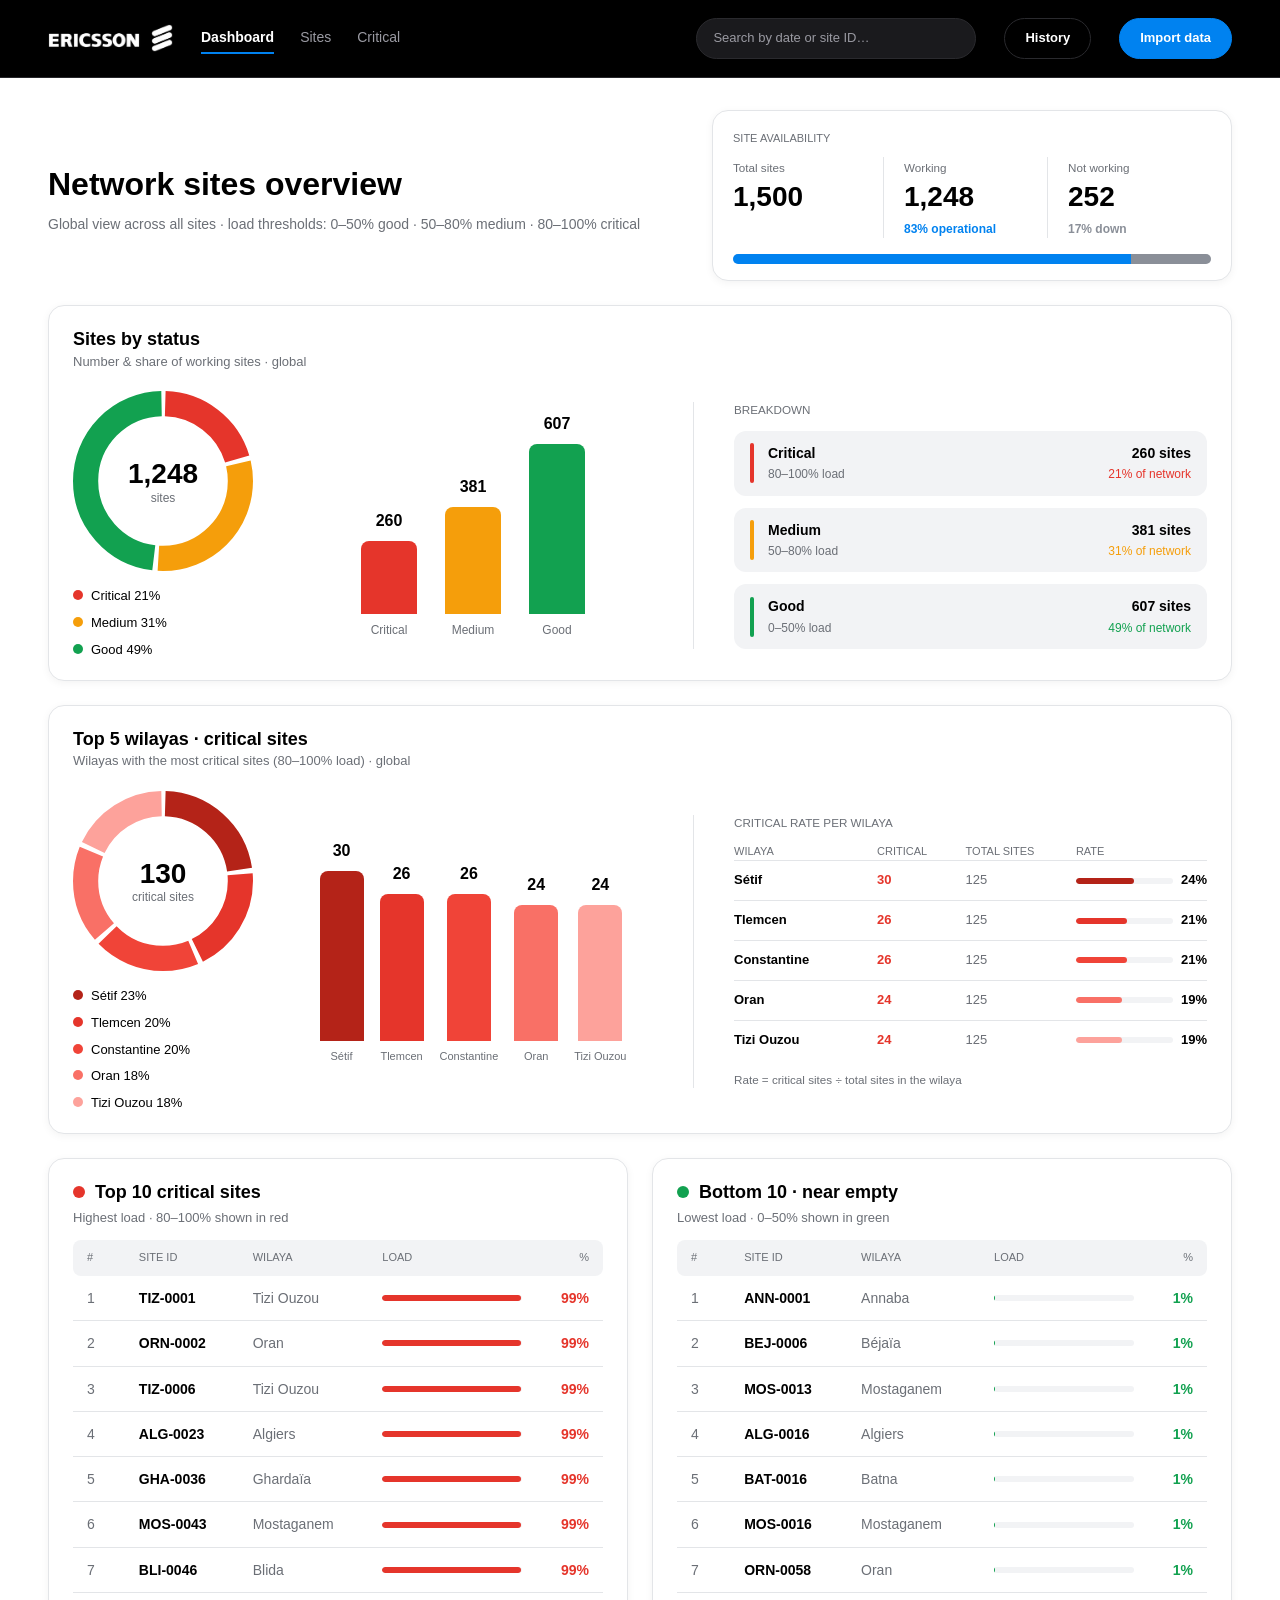
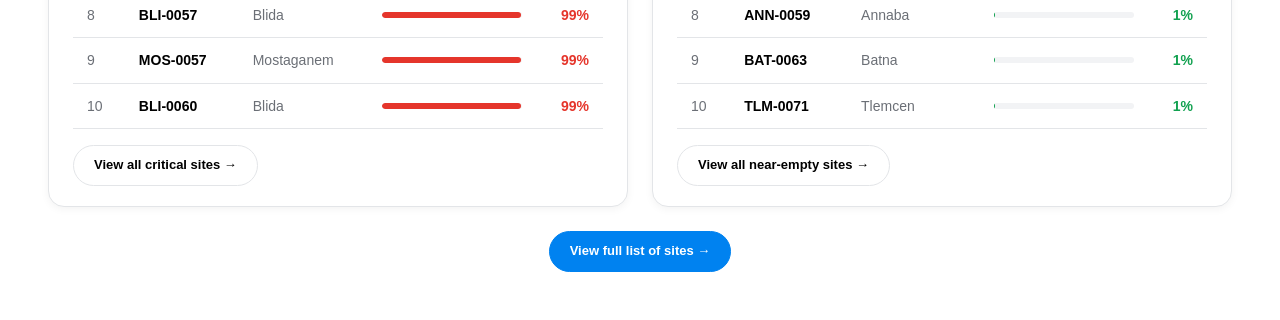
<file: index.html>
<!DOCTYPE html>
<!--
  Ericsson network sites - dashboard (global overview)
  Files used by this page: style.css (all the design, the logo picture is inside it)
  and script.js (all the behavior).
  Keep these files of the website in the same folder.
-->
<html lang="en">
<head>
  <meta charset="utf-8">
  <!-- Makes the page fit a phone screen. -->
  <meta name="viewport" content="width=device-width, initial-scale=1, viewport-fit=cover">
  <title>Ericsson · Network sites overview</title>

  <!-- The design of every page. -->
  <link rel="stylesheet" href="style.css">
</head>

<!-- data-page tells script.js which page this is, so it runs only the code of this page. -->
<body data-page="dash">

  <!-- ===================== TOP BAR (black, same on every page) ===================== -->
  <header>

    <!-- Ericsson logo. The picture is drawn by style.css (the .logo rule), so the link only holds
         the word "Ericsson" for screen readers. A click goes back to the dashboard. -->
    <a class="logo" href="index.html" aria-label="Ericsson - back to the dashboard">Ericsson</a>

    <!-- Main links. The link of the current page has class="on" (white, bold, blue underline). -->
    <nav>
    <a href="index.html" class="on" data-nav="dash">Dashboard</a>
    <a href="sites.html" data-nav="sites">Sites</a>
    <a href="critical.html" data-nav="crit">Critical</a>
    </nav>

    <!-- Search bar: a click opens the search window (site ID, wilaya, date). script.js: openSearch() -->
    <button class="search" id="sbar" style="text-align:left;cursor:pointer">Search by date or site ID…</button>

    <!-- History page (all imports) and the Import data button (opens the import window). -->
    <a class="btn" href="history.html" id="histb">History</a>
    <button class="btn p" id="imp">Import data</button>
  </header>


  <!-- ===================== PAGE CONTENT: global dashboard ===================== -->
  <main id="dash">

    <!-- Title on the left, "Site availability" card on the right. -->
    <div class="trow">
      <div>
        <h1>Network sites overview</h1>
        <p class="sub">Global view across all sites · load thresholds: 0–50% good · 50–80% medium · 80–100% critical</p>
      </div>

      <!-- Site availability: total / working / not working + blue and grey bar.
           script.js (dayView) fills #gav (the 3 numbers) and #gst (the bar). -->
      <section class="card av2">
        <small class="mu" style="font-weight:500;font-size:11px">SITE AVAILABILITY</small>
        <div class="av" id="gav" style="margin-top:10px"></div>
        <div class="stack" id="gst"></div>
      </section>
    </div>

    <!-- "Sites by status" card: donut + columns + breakdown (critical / medium / good). Filled by dayView. -->
    <section class="card" id="gss"></section>

    <!-- "Top 5 wilayas · critical sites" card: donut + columns + table. Filled by dayView. -->
    <section class="card" id="gww"></section>

    <!-- Two lists side by side. Filled by gLists. Every row is clickable and opens the
         page of that site (site.html?id=...). -->
    <div class="two">
      <section class="card" id="gtop"></section>   <!-- Top 10 critical sites (red) -->
      <section class="card" id="gbot"></section>   <!-- Bottom 10, near empty (green) -->
    </div>

    <!-- Button to the full list of sites. -->
    <div class="acts" style="justify-content:center">
      <a class="btn p" id="gall" href="sites.html">View full list of sites →</a>
    </div>
  </main>

  <!-- ===================== POP-UP WINDOW ===================== -->
  <!-- Empty and hidden. script.js fills it with the Import window or the Search window. -->
  <div class="ov hidden" id="mod" role="dialog" aria-modal="true" aria-label="Window">
    <div class="modal" id="mbody"></div>
  </div>

  <!-- The behavior of every page. -->
  <script src="script.js"></script>
</body>
</html>
</file>
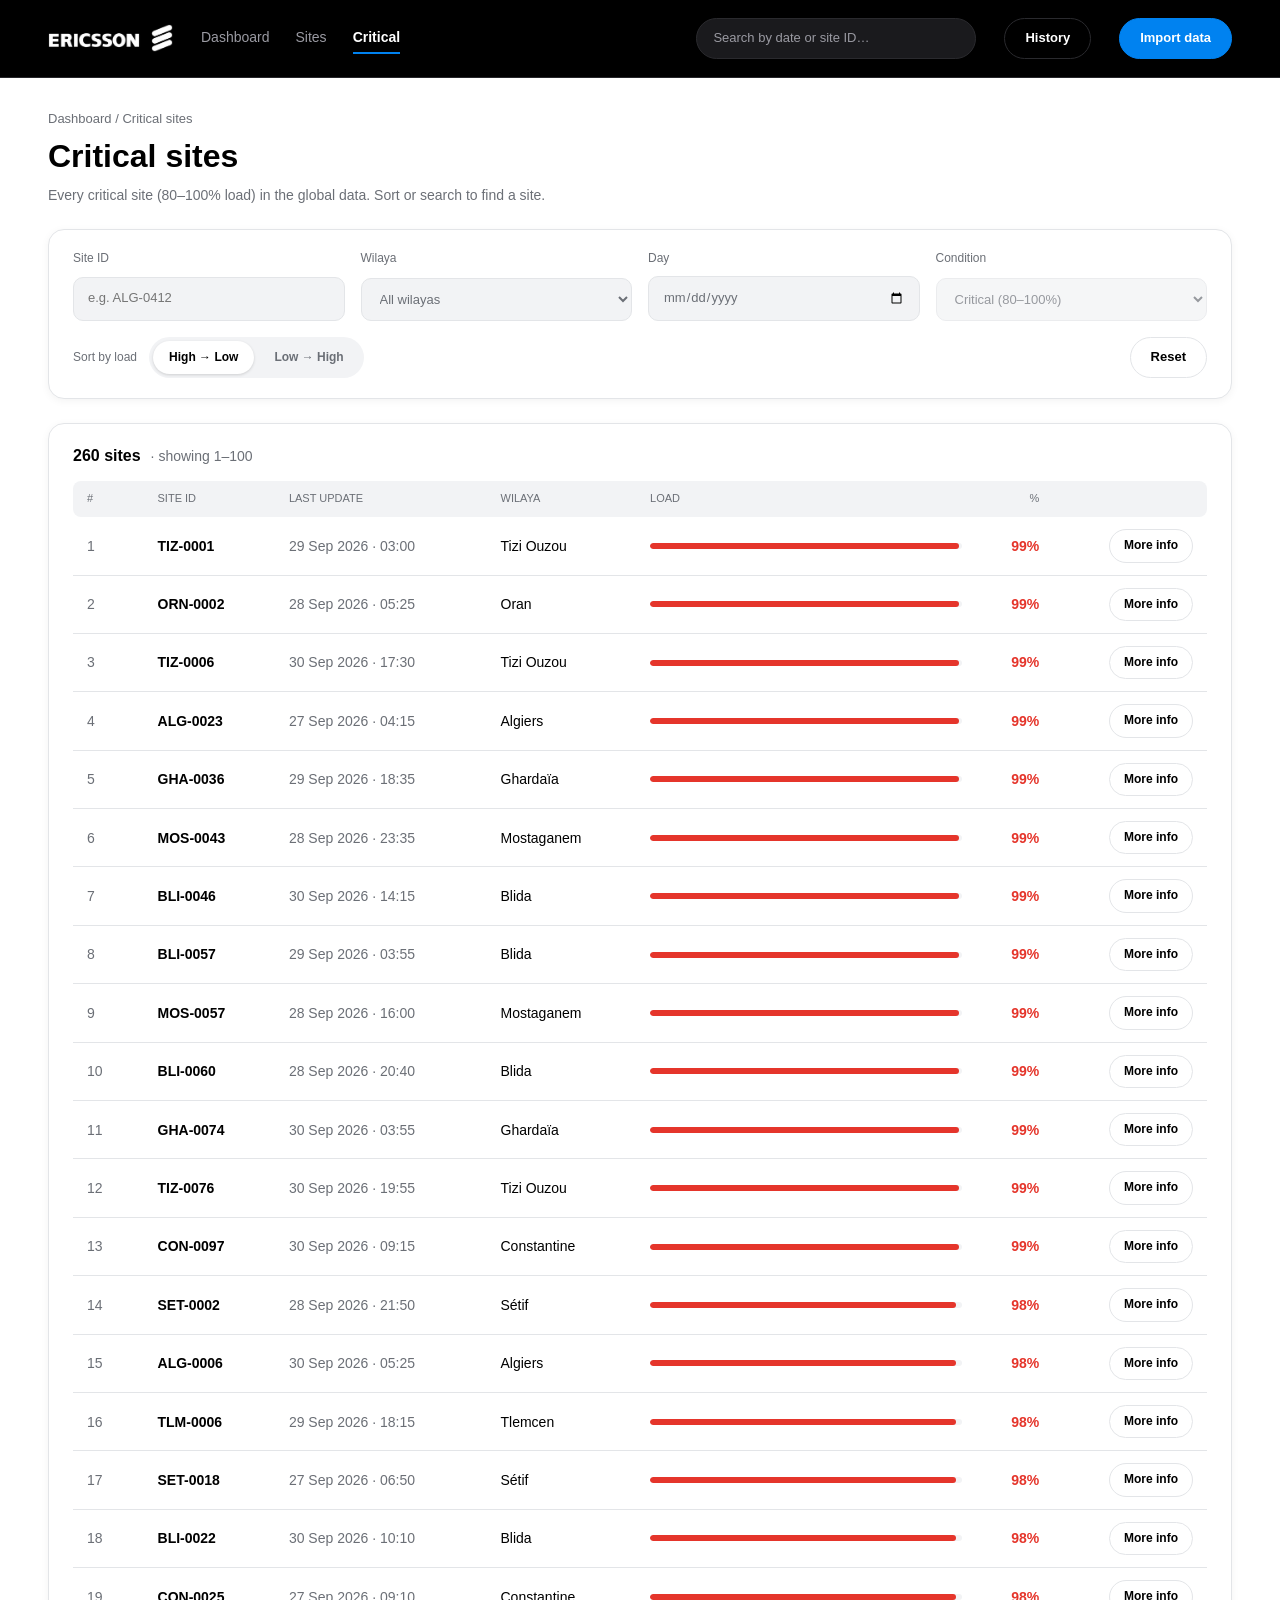
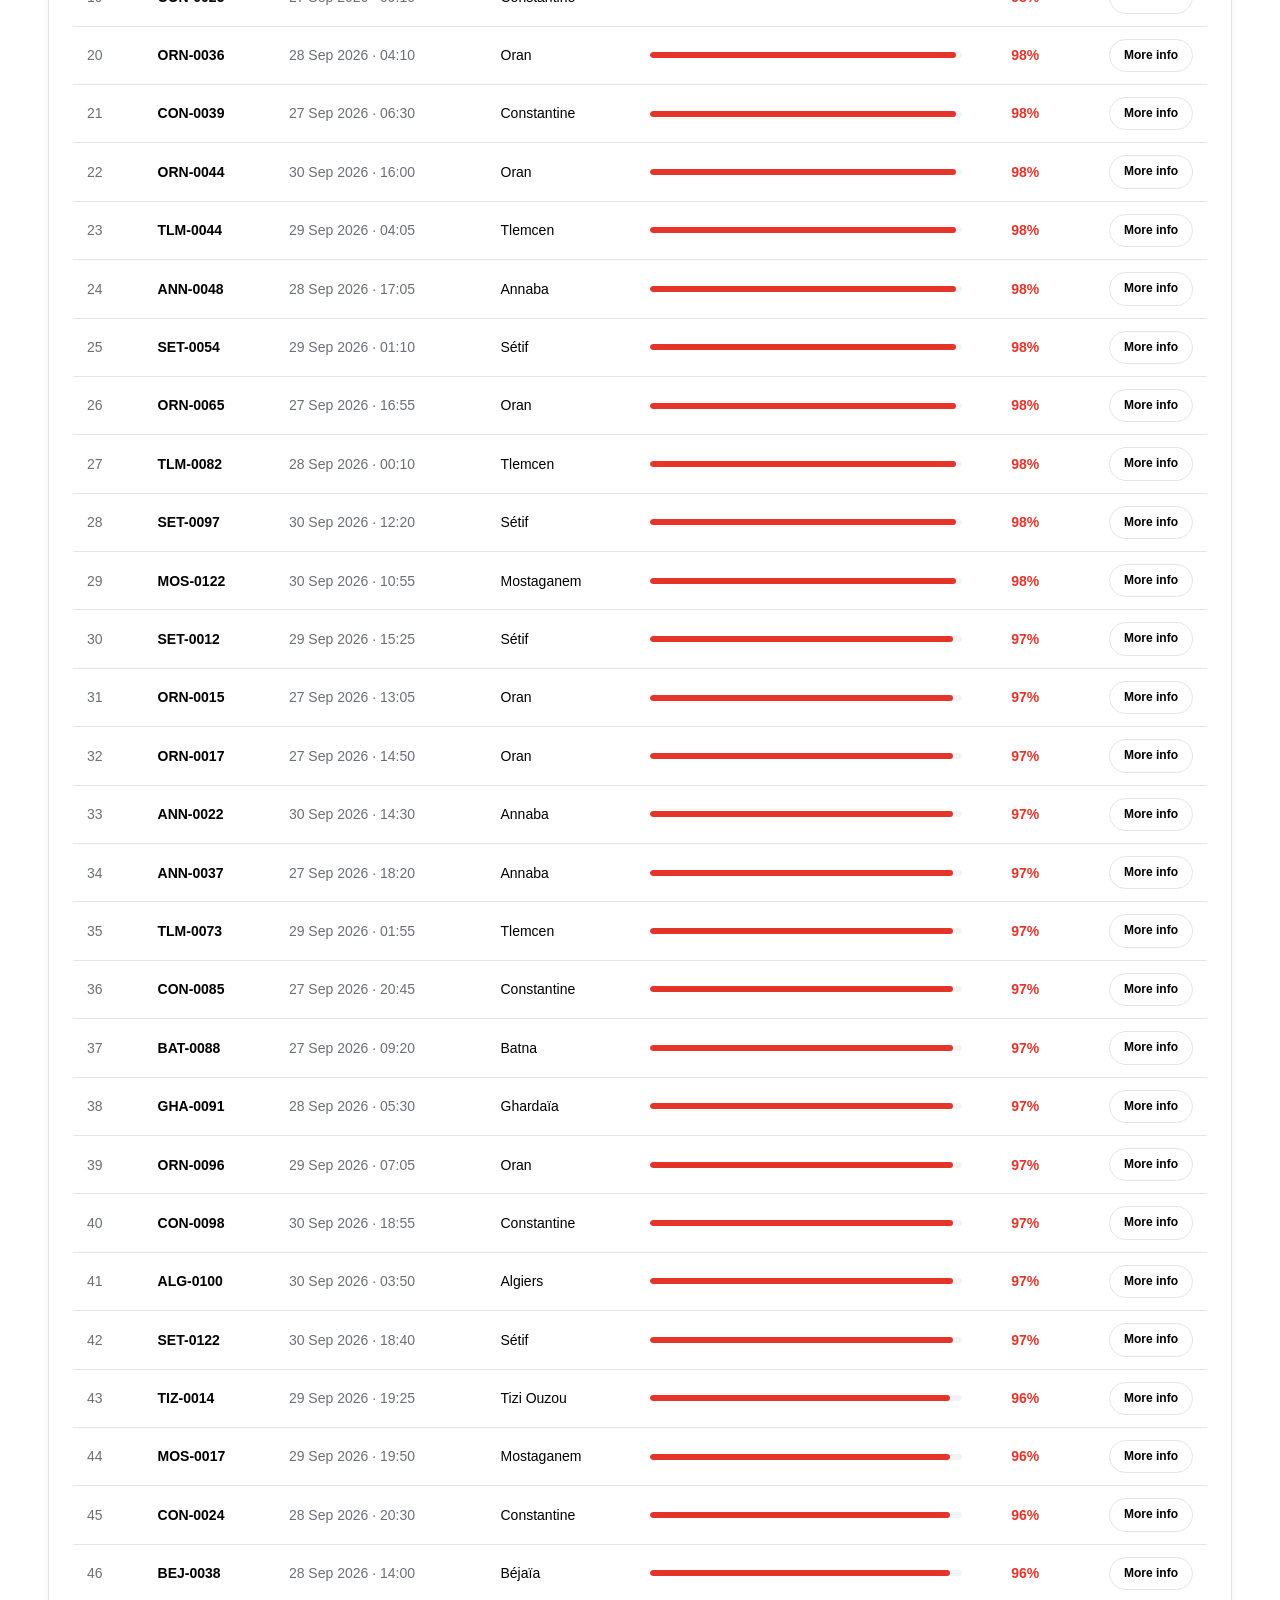
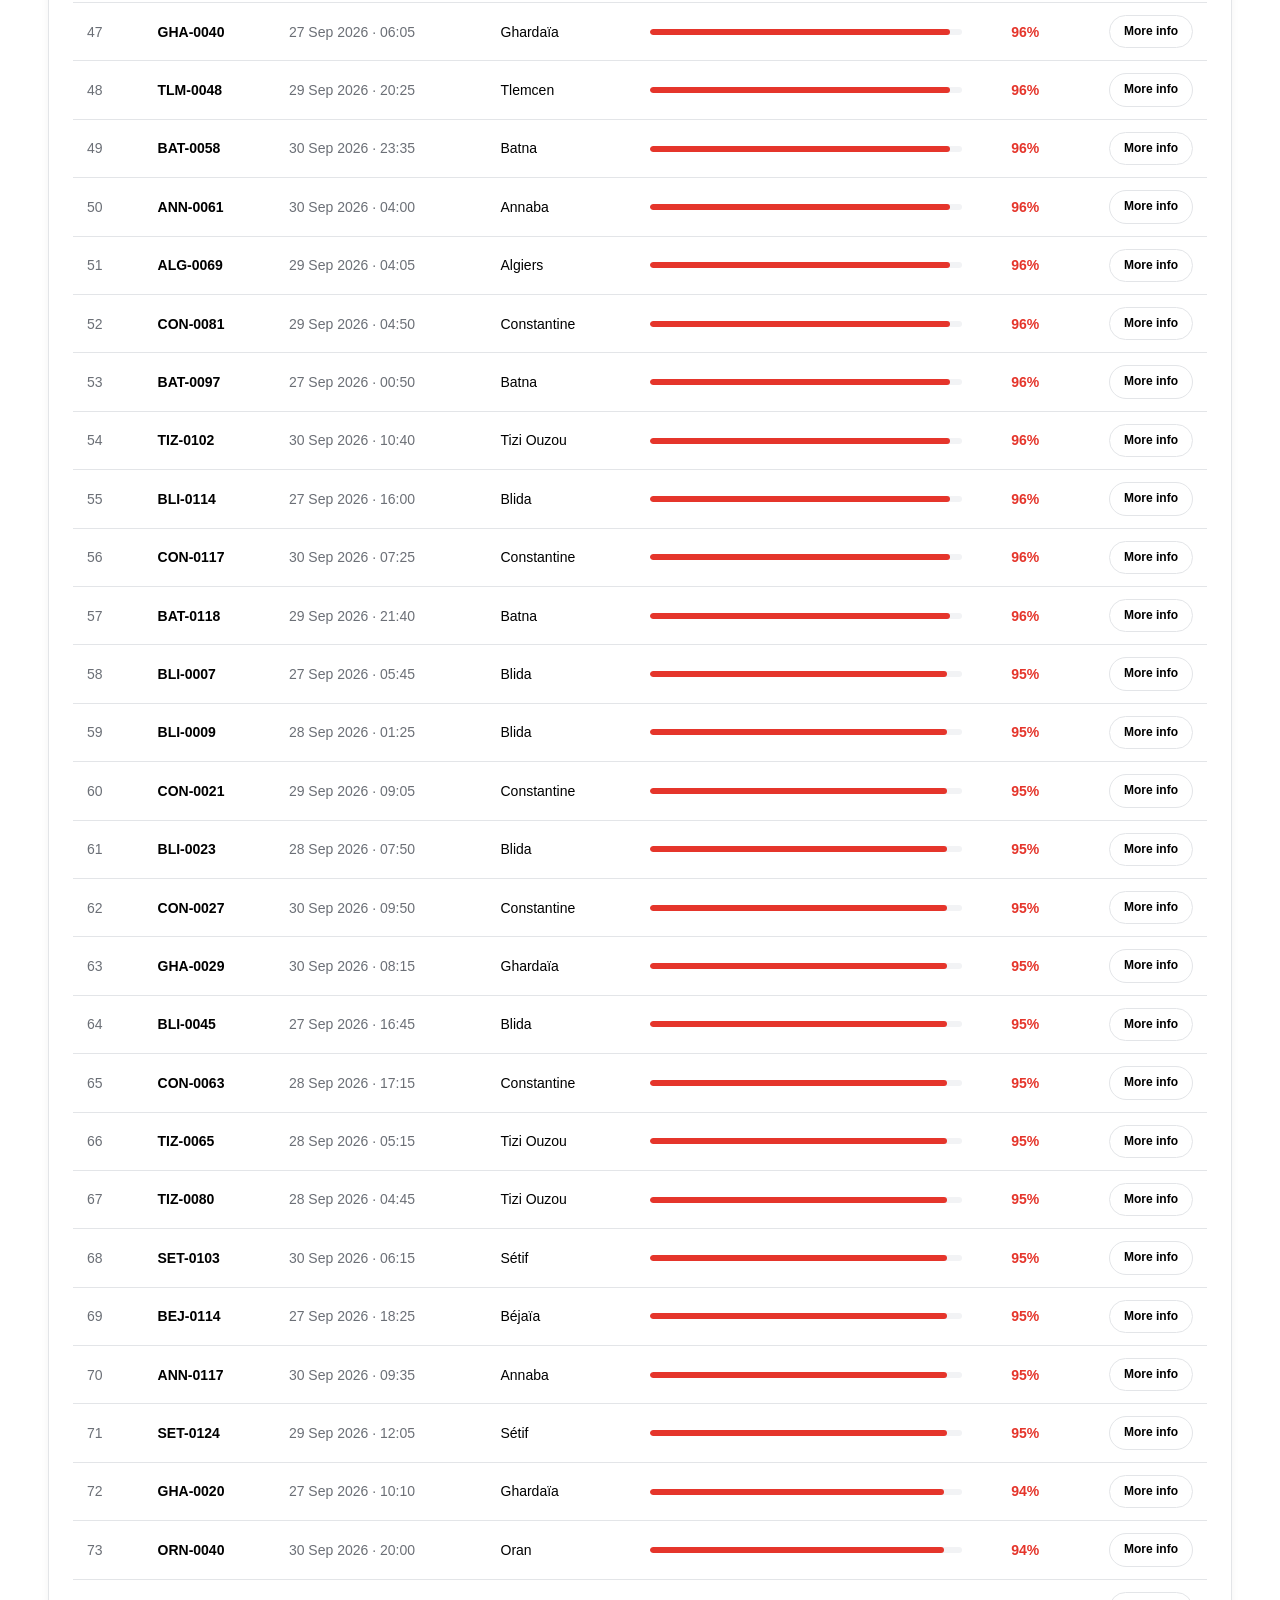
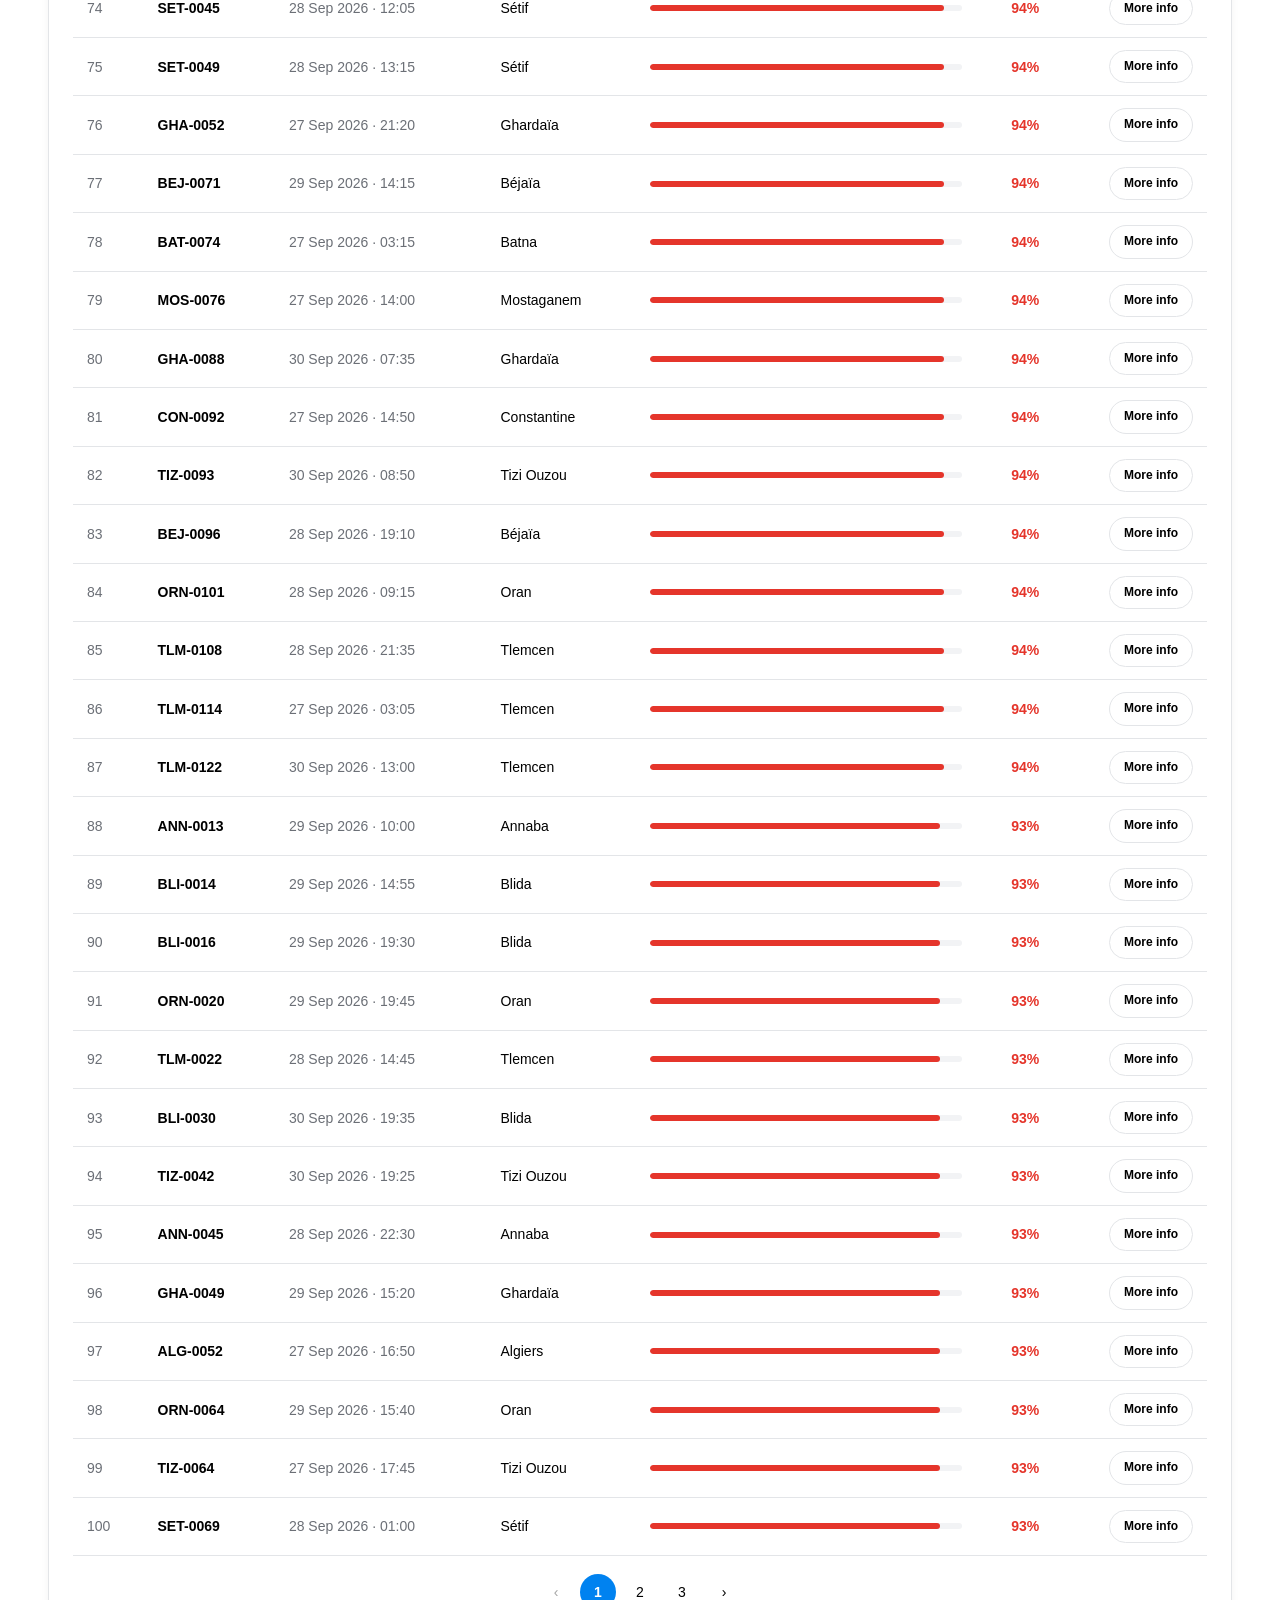
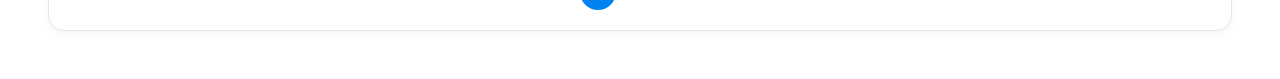
<file: critical.html>
<!DOCTYPE html>
<!--
  Ericsson network sites - list of all critical sites (80-100% load)
  Files used by this page: style.css (all the design, the logo picture is inside it)
  and script.js (all the behavior).
  Keep these files of the website in the same folder.
-->
<html lang="en">
<head>
  <meta charset="utf-8">
  <!-- Makes the page fit a phone screen. -->
  <meta name="viewport" content="width=device-width, initial-scale=1, viewport-fit=cover">
  <title>Ericsson · Critical sites</title>

  <!-- The design of every page. -->
  <link rel="stylesheet" href="style.css">
</head>

<!-- data-page tells script.js which page this is, so it runs only the code of this page. -->
<body data-page="crit">

  <!-- ===================== TOP BAR (black, same on every page) ===================== -->
  <header>

    <!-- Ericsson logo. The picture is drawn by style.css (the .logo rule), so the link only holds
         the word "Ericsson" for screen readers. A click goes back to the dashboard. -->
    <a class="logo" href="index.html" aria-label="Ericsson - back to the dashboard">Ericsson</a>

    <!-- Main links. The link of the current page has class="on" (white, bold, blue underline). -->
    <nav>
    <a href="index.html" data-nav="dash">Dashboard</a>
    <a href="sites.html" data-nav="sites">Sites</a>
    <a href="critical.html" class="on" data-nav="crit">Critical</a>
    </nav>

    <!-- Search bar: a click opens the search window (site ID, wilaya, date). script.js: openSearch() -->
    <button class="search" id="sbar" style="text-align:left;cursor:pointer">Search by date or site ID…</button>

    <!-- History page (all imports) and the Import data button (opens the import window). -->
    <a class="btn" href="history.html" id="histb">History</a>
    <button class="btn p" id="imp">Import data</button>
  </header>


  <!-- ===================== PAGE CONTENT: list of sites ===================== -->
  <main id="list">

    <!-- Title. script.js changes these 3 texts on the Critical page and for the sites of an import. -->
    <div>
      <div class="crumb" id="lc">Dashboard / All sites</div>
      <h1 id="lh">All sites</h1>
      <p class="sub" id="ls">Filter, sort and open any site to see its full details.</p>
    </div>

    <!-- FILTERS: site ID, wilaya, day, condition. They filter the table while you type or choose. -->
    <section class="card">
      <div class="filters">
        <label>Site ID
          <input id="fid" placeholder="e.g. ALG-0412">
        </label>

        <!-- The wilaya names are added by script.js. -->
        <label>Wilaya
          <select id="fw"><option value="">All wilayas</option></select>
        </label>

        <label>Day
          <input id="fd" type="date">
        </label>

        <!-- Condition = status of the site. The load limits are the project thresholds. -->
        <label>Condition
          <select id="fc">
            <option value="">All conditions</option>
            <option value="crit">Critical (80–100%)</option>
            <option value="med">Medium (50–80%)</option>
            <option value="good">Good (0–50%)</option>
            <option value="down">Not working</option>
          </select>
        </label>
      </div>

      <!-- Sort by load (high to low or low to high) and the Reset button. -->
      <div class="bar">
        <span class="mu" style="font-size:12px;font-weight:500">Sort by load</span>
        <div class="seg" id="sort">
          <button class="on" data-s="desc">High → Low</button>
          <button data-s="asc">Low → High</button>
        </div>
        <span class="sp"></span>
        <button class="btn" id="reset">Reset</button>
      </div>
    </section>

    <!-- THE LIST: 100 sites per page. Columns: # · site ID · last update · wilaya · load bar · % · More info.
         The rows (tbody) are written by script.js (render). -->
    <section class="card">
      <div class="head">
        <b style="font-size:16px" id="count"></b>   <!-- "1,500 sites" -->
        <span class="mu" id="range"></span>         <!-- "· showing 1–100" -->
      </div>

      <div class="tw">
        <table>
          <thead>
            <tr>
              <th>#</th>
              <th>SITE ID</th>
              <th>LAST UPDATE</th>
              <th>WILAYA</th>
              <th style="width:30%">LOAD</th>
              <th class="r">%</th>
              <th></th>
            </tr>
          </thead>
          <tbody id="rows"></tbody>
        </table>
      </div>

      <!-- Shown only when no site matches the filters. -->
      <div class="empty hidden" id="empty">No sites match these filters. Reset the filters to see all sites.</div>

      <!-- Page numbers (previous, 1, 2 … last, next). -->
      <div class="pg" id="pg"></div>
    </section>
  </main>

  <!-- ===================== POP-UP WINDOW ===================== -->
  <!-- Empty and hidden. script.js fills it with the Import window or the Search window. -->
  <div class="ov hidden" id="mod" role="dialog" aria-modal="true" aria-label="Window">
    <div class="modal" id="mbody"></div>
  </div>

  <!-- The behavior of every page. -->
  <script src="script.js"></script>
</body>
</html>
</file>
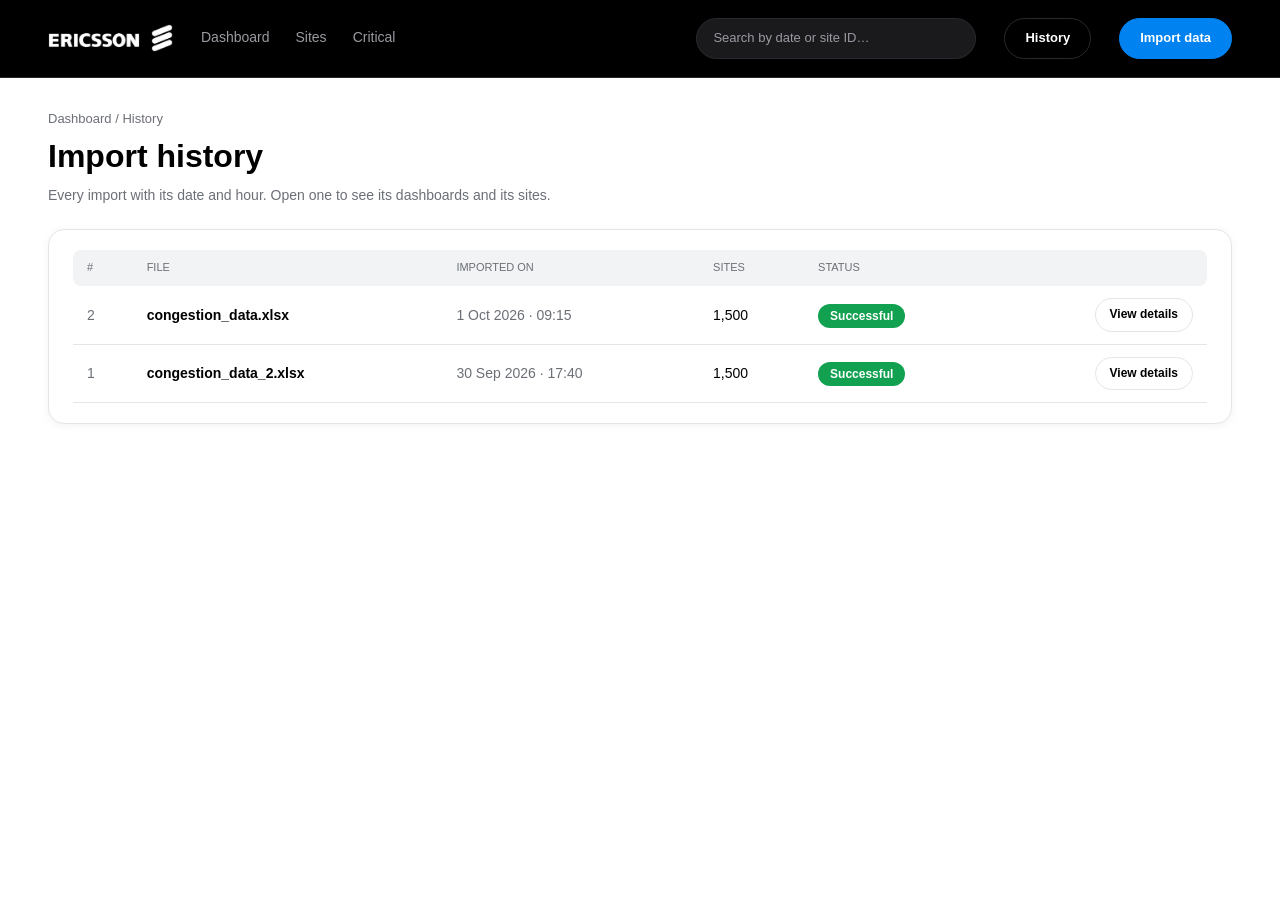
<file: history.html>
<!DOCTYPE html>
<!--
  Ericsson network sites - history of the imports
  Files used by this page: style.css (all the design, the logo picture is inside it)
  and script.js (all the behavior).
  Keep these files of the website in the same folder.
-->
<html lang="en">
<head>
  <meta charset="utf-8">
  <!-- Makes the page fit a phone screen. -->
  <meta name="viewport" content="width=device-width, initial-scale=1, viewport-fit=cover">
  <title>Ericsson · Import history</title>

  <!-- The design of every page. -->
  <link rel="stylesheet" href="style.css">
</head>

<!-- data-page tells script.js which page this is, so it runs only the code of this page. -->
<body data-page="history">

  <!-- ===================== TOP BAR (black, same on every page) ===================== -->
  <header>

    <!-- Ericsson logo. The picture is drawn by style.css (the .logo rule), so the link only holds
         the word "Ericsson" for screen readers. A click goes back to the dashboard. -->
    <a class="logo" href="index.html" aria-label="Ericsson - back to the dashboard">Ericsson</a>

    <!-- Main links. The link of the current page has class="on" (white, bold, blue underline). -->
    <nav>
    <a href="index.html" data-nav="dash">Dashboard</a>
    <a href="sites.html" data-nav="sites">Sites</a>
    <a href="critical.html" data-nav="crit">Critical</a>
    </nav>

    <!-- Search bar: a click opens the search window (site ID, wilaya, date). script.js: openSearch() -->
    <button class="search" id="sbar" style="text-align:left;cursor:pointer">Search by date or site ID…</button>

    <!-- History page (all imports) and the Import data button (opens the import window). -->
    <a class="btn" href="history.html" id="histb">History</a>
    <button class="btn p" id="imp">Import data</button>
  </header>


  <!-- ===================== PAGE CONTENT: import history ===================== -->
  <main id="hist">

    <div>
      <div class="crumb">Dashboard / History</div>
      <h1>Import history</h1>
      <p class="sub">Every import with its date and hour. Open one to see its dashboards and its sites.</p>
    </div>

    <!-- One row per import, newest first. script.js (renderH) writes the rows.
         "View details" opens import.html?t=<import time>. -->
    <section class="card">
      <div class="tw">
        <table>
          <thead>
            <tr>
              <th>#</th>
              <th>FILE</th>
              <th>IMPORTED ON</th>
              <th>SITES</th>
              <th>STATUS</th>
              <th></th>
            </tr>
          </thead>
          <tbody id="hrows"></tbody>
        </table>
      </div>

      <!-- Shown only when there is no import yet. -->
      <div class="empty hidden" id="hempty">No imports yet. Use Import data to add one.</div>
    </section>
  </main>

  <!-- ===================== POP-UP WINDOW ===================== -->
  <!-- Empty and hidden. script.js fills it with the Import window or the Search window. -->
  <div class="ov hidden" id="mod" role="dialog" aria-modal="true" aria-label="Window">
    <div class="modal" id="mbody"></div>
  </div>

  <!-- The behavior of every page. -->
  <script src="script.js"></script>
</body>
</html>
</file>
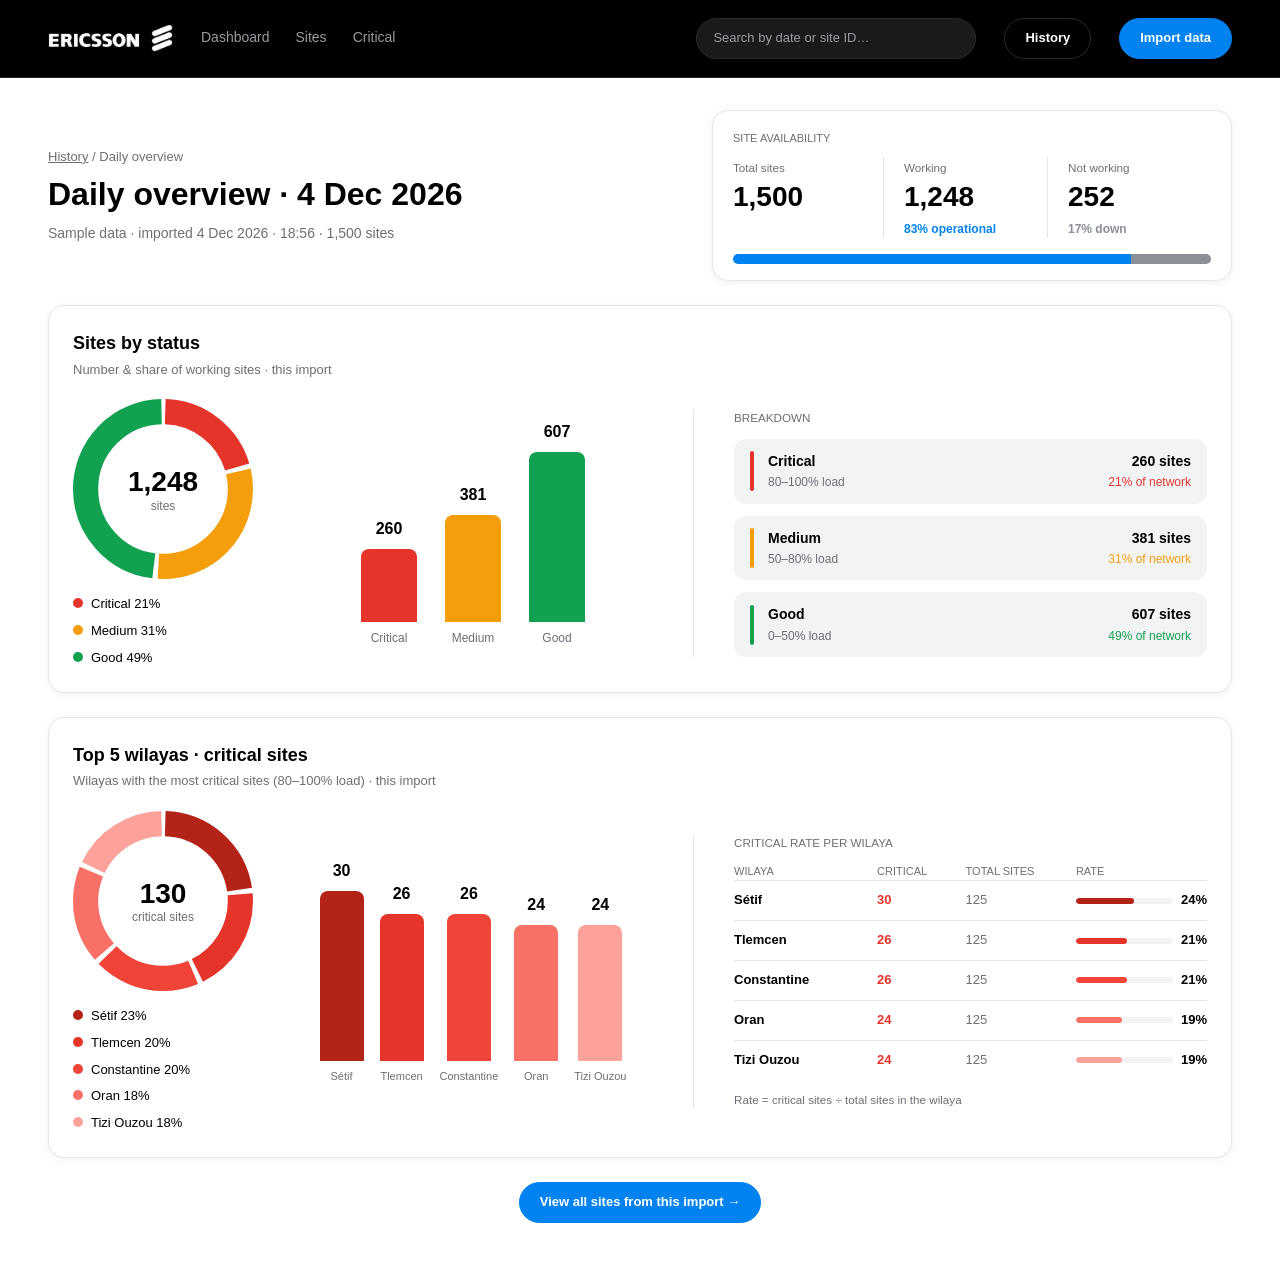
<file: import.html>
<!DOCTYPE html>
<!--
  Ericsson network sites - daily overview of one import (import.html?t=...)
  Files used by this page: style.css (all the design, the logo picture is inside it)
  and script.js (all the behavior).
  Keep these files of the website in the same folder.
-->
<html lang="en">
<head>
  <meta charset="utf-8">
  <!-- Makes the page fit a phone screen. -->
  <meta name="viewport" content="width=device-width, initial-scale=1, viewport-fit=cover">
  <title>Ericsson · Daily overview</title>

  <!-- The design of every page. -->
  <link rel="stylesheet" href="style.css">
</head>

<!-- data-page tells script.js which page this is, so it runs only the code of this page. -->
<body data-page="import">

  <!-- ===================== TOP BAR (black, same on every page) ===================== -->
  <header>

    <!-- Ericsson logo. The picture is drawn by style.css (the .logo rule), so the link only holds
         the word "Ericsson" for screen readers. A click goes back to the dashboard. -->
    <a class="logo" href="index.html" aria-label="Ericsson - back to the dashboard">Ericsson</a>

    <!-- Main links. The link of the current page has class="on" (white, bold, blue underline). -->
    <nav>
    <a href="index.html" data-nav="dash">Dashboard</a>
    <a href="sites.html" data-nav="sites">Sites</a>
    <a href="critical.html" data-nav="crit">Critical</a>
    </nav>

    <!-- Search bar: a click opens the search window (site ID, wilaya, date). script.js: openSearch() -->
    <button class="search" id="sbar" style="text-align:left;cursor:pointer">Search by date or site ID…</button>

    <!-- History page (all imports) and the Import data button (opens the import window). -->
    <a class="btn" href="history.html" id="histb">History</a>
    <button class="btn p" id="imp">Import data</button>
  </header>


  <!-- ===================== PAGE CONTENT: daily overview of one import ===================== -->
  <!-- Same design as the global dashboard, for the data of one import (?t=<import time>). -->
  <main id="day">

    <!-- Title on the left, "Site availability" card on the right. -->
    <div class="trow">
      <div>
        <div class="crumb"><a href="history.html" style="color:inherit">History</a> / Daily overview</div>
        <h1>Daily overview · <span id="dday"></span></h1>
        <p class="sub" id="dfile"></p>   <!-- file name, import date and hour, number of sites -->
      </div>

      <section class="card av2">
        <small class="mu" style="font-weight:500;font-size:11px">SITE AVAILABILITY</small>
        <div class="av" id="dav" style="margin-top:10px"></div>
        <div class="stack" id="dst"></div>
      </section>
    </div>

    <!-- "Sites by status" and "Top 5 wilayas" cards. Filled by script.js (dayView). -->
    <section class="card" id="dss"></section>
    <section class="card" id="dww"></section>

    <!-- Button to the list of the sites of this import (keeps ?t=... in the address). -->
    <div class="acts" style="justify-content:center">
      <a class="btn p" id="dall" href="sites.html">View all sites from this import →</a>
    </div>
  </main>

  <!-- ===================== POP-UP WINDOW ===================== -->
  <!-- Empty and hidden. script.js fills it with the Import window or the Search window. -->
  <div class="ov hidden" id="mod" role="dialog" aria-modal="true" aria-label="Window">
    <div class="modal" id="mbody"></div>
  </div>

  <!-- The behavior of every page. -->
  <script src="script.js"></script>
</body>
</html>
</file>
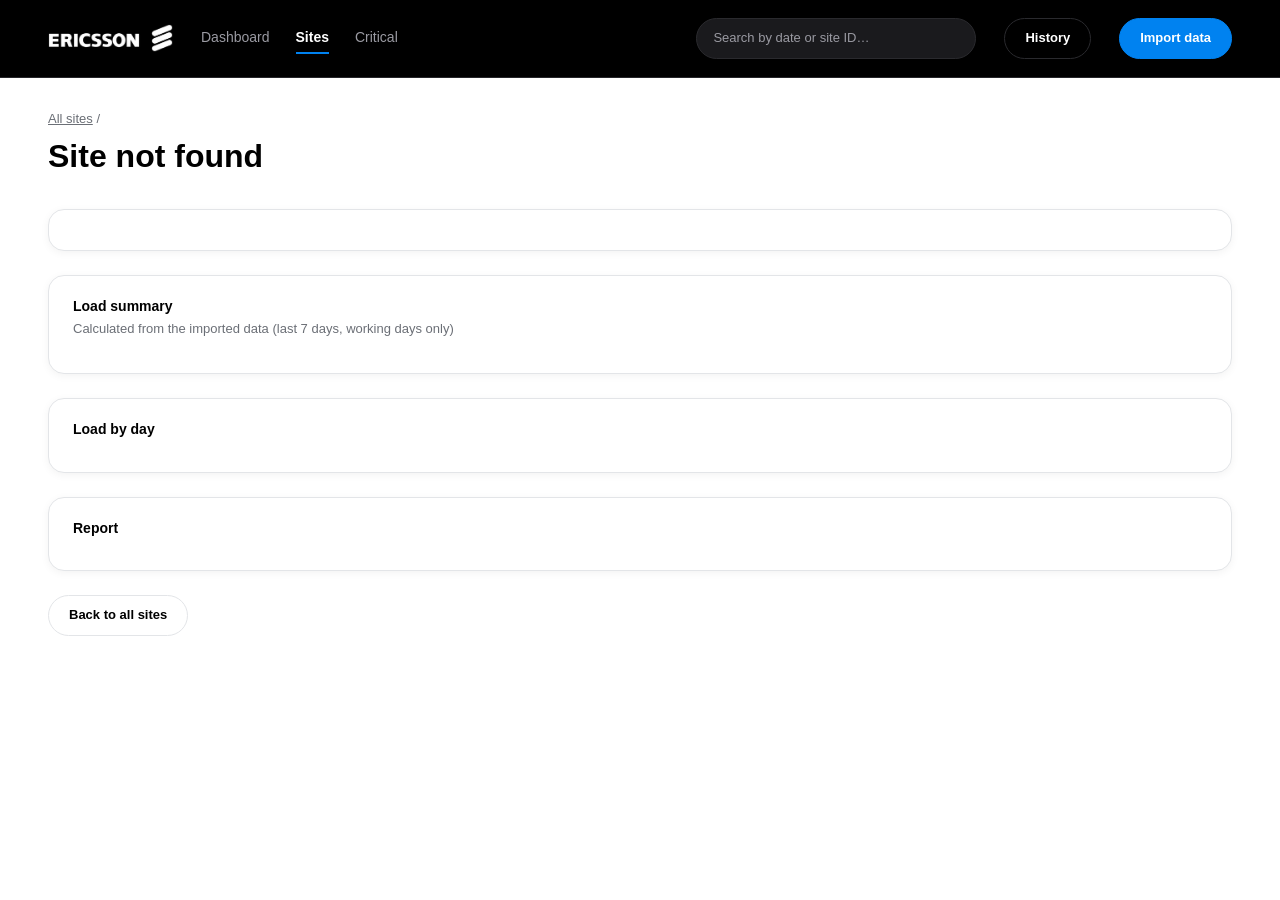
<file: site.html>
<!DOCTYPE html>
<!--
  Ericsson network sites - information of one site (site.html?id=...)
  Files used by this page: style.css (all the design, the logo picture is inside it)
  and script.js (all the behavior).
  Keep these files of the website in the same folder.
-->
<html lang="en">
<head>
  <meta charset="utf-8">
  <!-- Makes the page fit a phone screen. -->
  <meta name="viewport" content="width=device-width, initial-scale=1, viewport-fit=cover">
  <title>Ericsson · Site</title>

  <!-- The design of every page. -->
  <link rel="stylesheet" href="style.css">
</head>

<!-- data-page tells script.js which page this is, so it runs only the code of this page. -->
<body data-page="site">

  <!-- ===================== TOP BAR (black, same on every page) ===================== -->
  <header>

    <!-- Ericsson logo. The picture is drawn by style.css (the .logo rule), so the link only holds
         the word "Ericsson" for screen readers. A click goes back to the dashboard. -->
    <a class="logo" href="index.html" aria-label="Ericsson - back to the dashboard">Ericsson</a>

    <!-- Main links. The link of the current page has class="on" (white, bold, blue underline). -->
    <nav>
    <a href="index.html" data-nav="dash">Dashboard</a>
    <a href="sites.html" class="on" data-nav="sites">Sites</a>
    <a href="critical.html" data-nav="crit">Critical</a>
    </nav>

    <!-- Search bar: a click opens the search window (site ID, wilaya, date). script.js: openSearch() -->
    <button class="search" id="sbar" style="text-align:left;cursor:pointer">Search by date or site ID…</button>

    <!-- History page (all imports) and the Import data button (opens the import window). -->
    <a class="btn" href="history.html" id="histb">History</a>
    <button class="btn p" id="imp">Import data</button>
  </header>


  <!-- ===================== PAGE CONTENT: one site ===================== -->
  <!-- script.js (initSite / renderSite) reads ?id=... in the address and fills this page. -->
  <main id="detail">

    <!-- Title: breadcrumb with a link back to the list, site ID, wilaya and condition. -->
    <div>
      <div class="crumb"><a href="sites.html" data-back style="color:inherit">All sites</a> / <span id="dcr"></span></div>
      <h1 id="dt"></h1>
      <p class="sub" id="ds"></p>
    </div>

    <!-- Information of the site: ID, wilaya, condition, NE type, entity type, measure point,
         end time and the failure cause (only if the site is not working). -->
    <section class="card">
      <div class="grid" id="dg"></div>
    </section>

    <!-- Load summary: average, maximum and minimum load of the last 7 days. -->
    <section class="card">
      <b>Load summary</b>
      <p class="sub" style="font-size:13px;margin:4px 0 14px">Calculated from the imported data (last 7 days, working days only)</p>
      <div class="grid" style="grid-template-columns:repeat(3,1fr)" id="dl"></div>
    </section>

    <!-- Load by day: line graph, days on the x axis and percentage on the y axis (SVG drawn by script.js). -->
    <section class="card">
      <b>Load by day</b>
      <div class="tw" style="margin-top:12px">
        <div id="dh" class="gl" style="min-width:520px"></div>
      </div>
    </section>

    <!-- Report: one fixed text for each condition (critical, medium, good, not working). -->
    <section class="card">
      <div style="display:flex;align-items:center;gap:12px">
        <b>Report</b>
        <span class="pill" id="rp"></span>
      </div>
      <p id="rt" style="margin:12px 0 0;line-height:1.6"></p>
    </section>

    <div>
      <a class="btn" href="sites.html" data-back>Back to all sites</a>
    </div>
  </main>

  <!-- ===================== POP-UP WINDOW ===================== -->
  <!-- Empty and hidden. script.js fills it with the Import window or the Search window. -->
  <div class="ov hidden" id="mod" role="dialog" aria-modal="true" aria-label="Window">
    <div class="modal" id="mbody"></div>
  </div>

  <!-- The behavior of every page. -->
  <script src="script.js"></script>
</body>
</html>
</file>
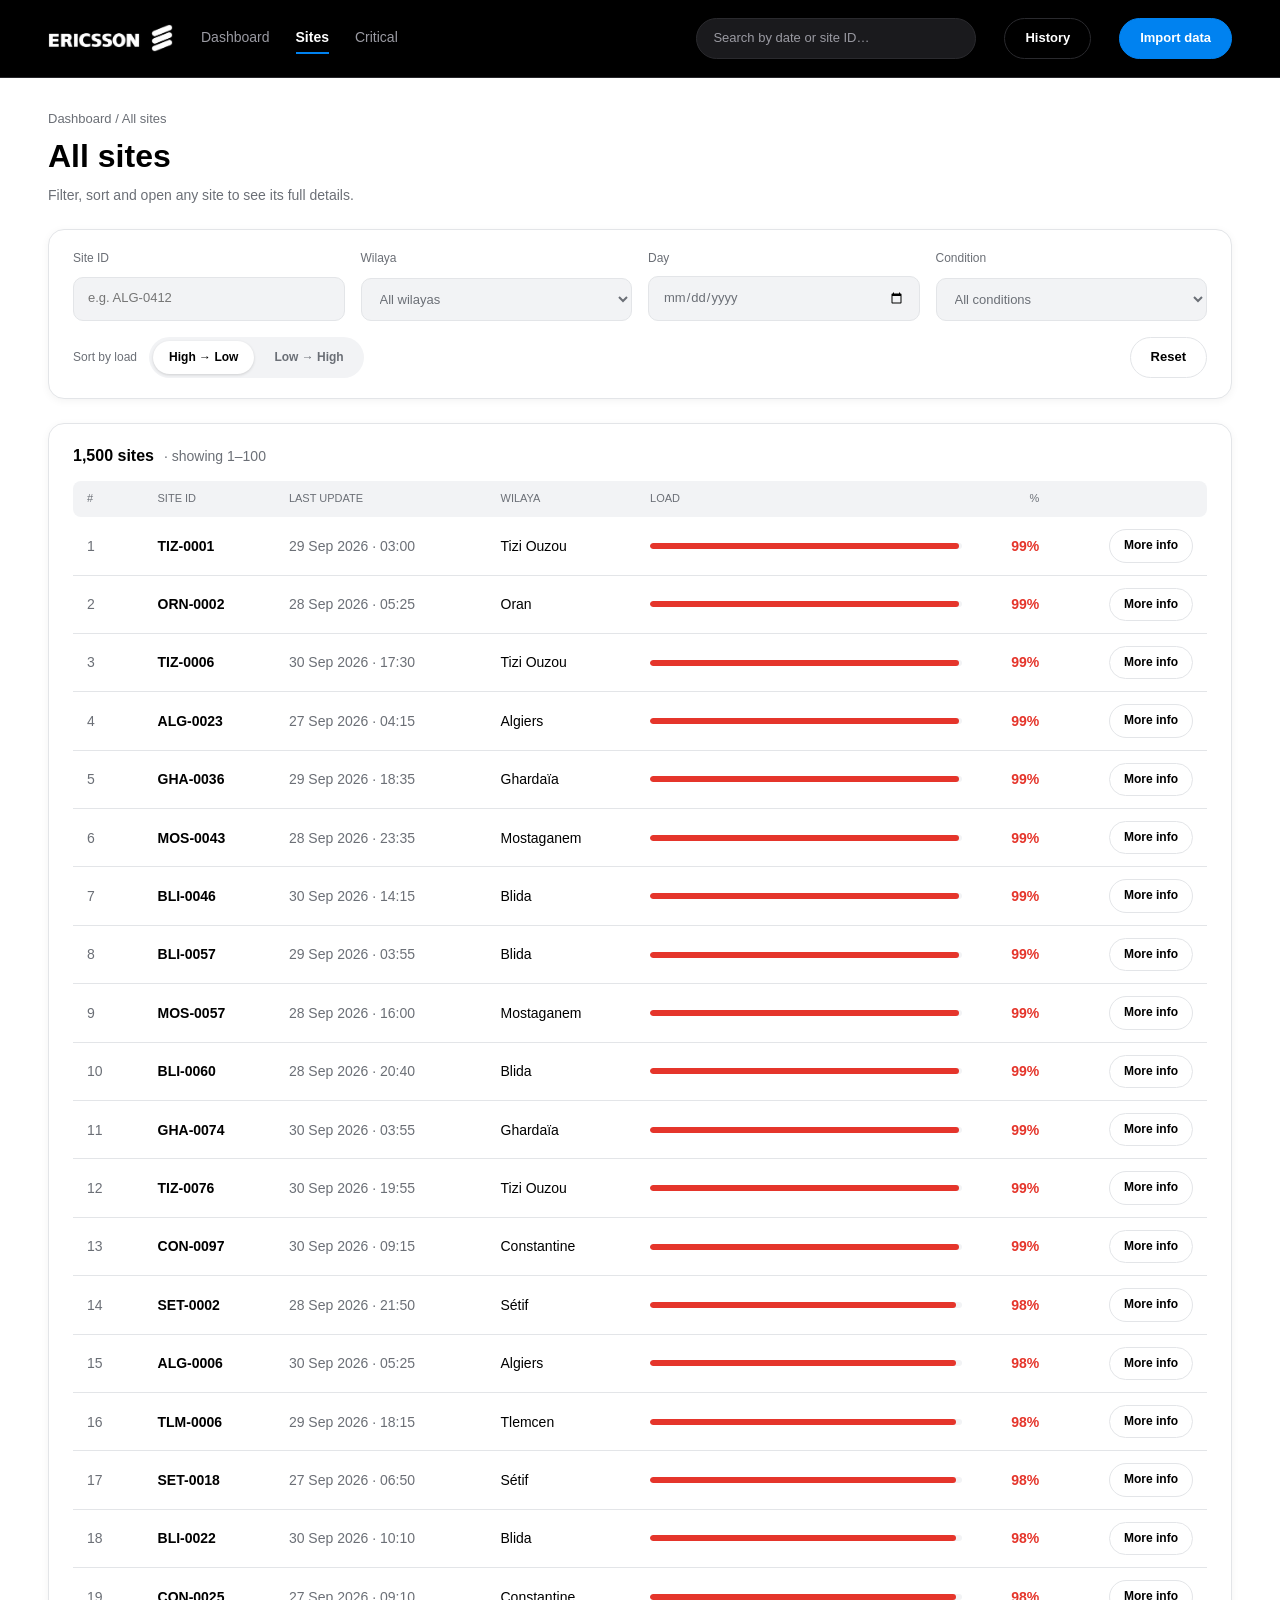
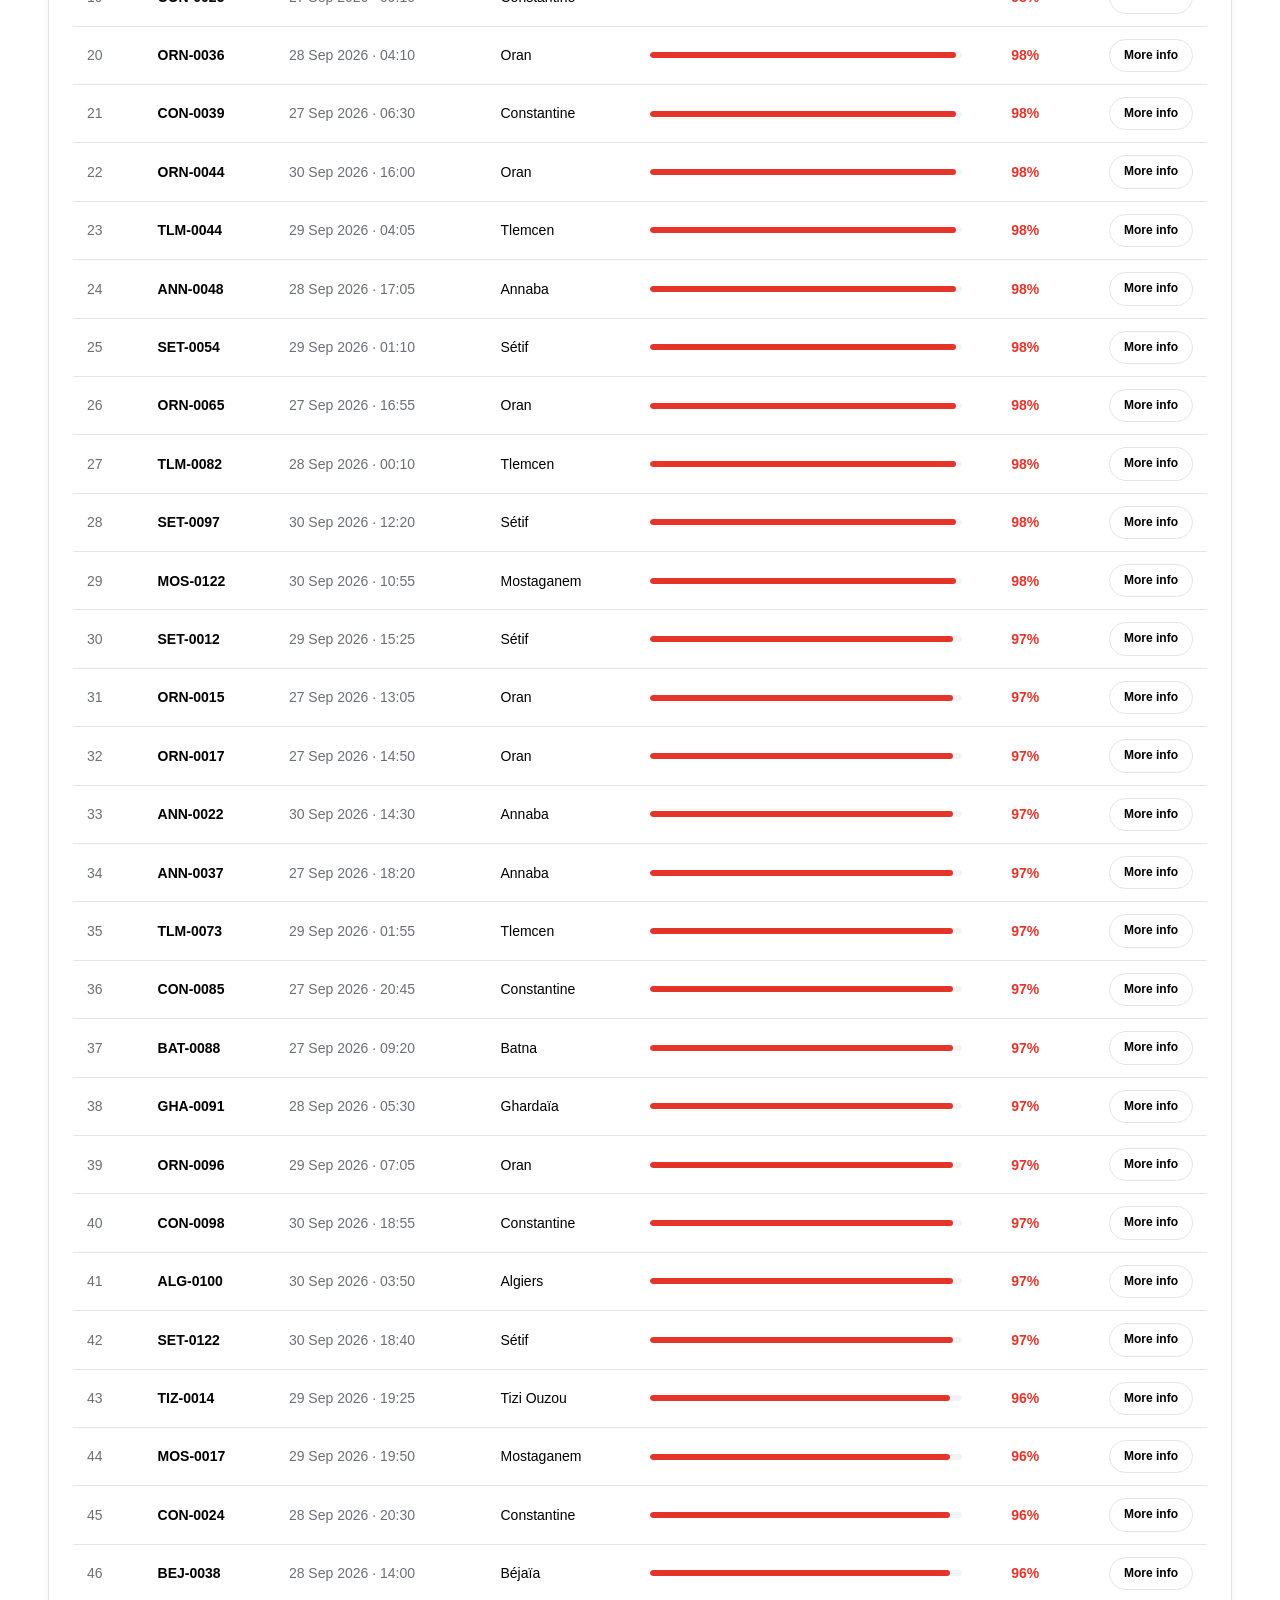
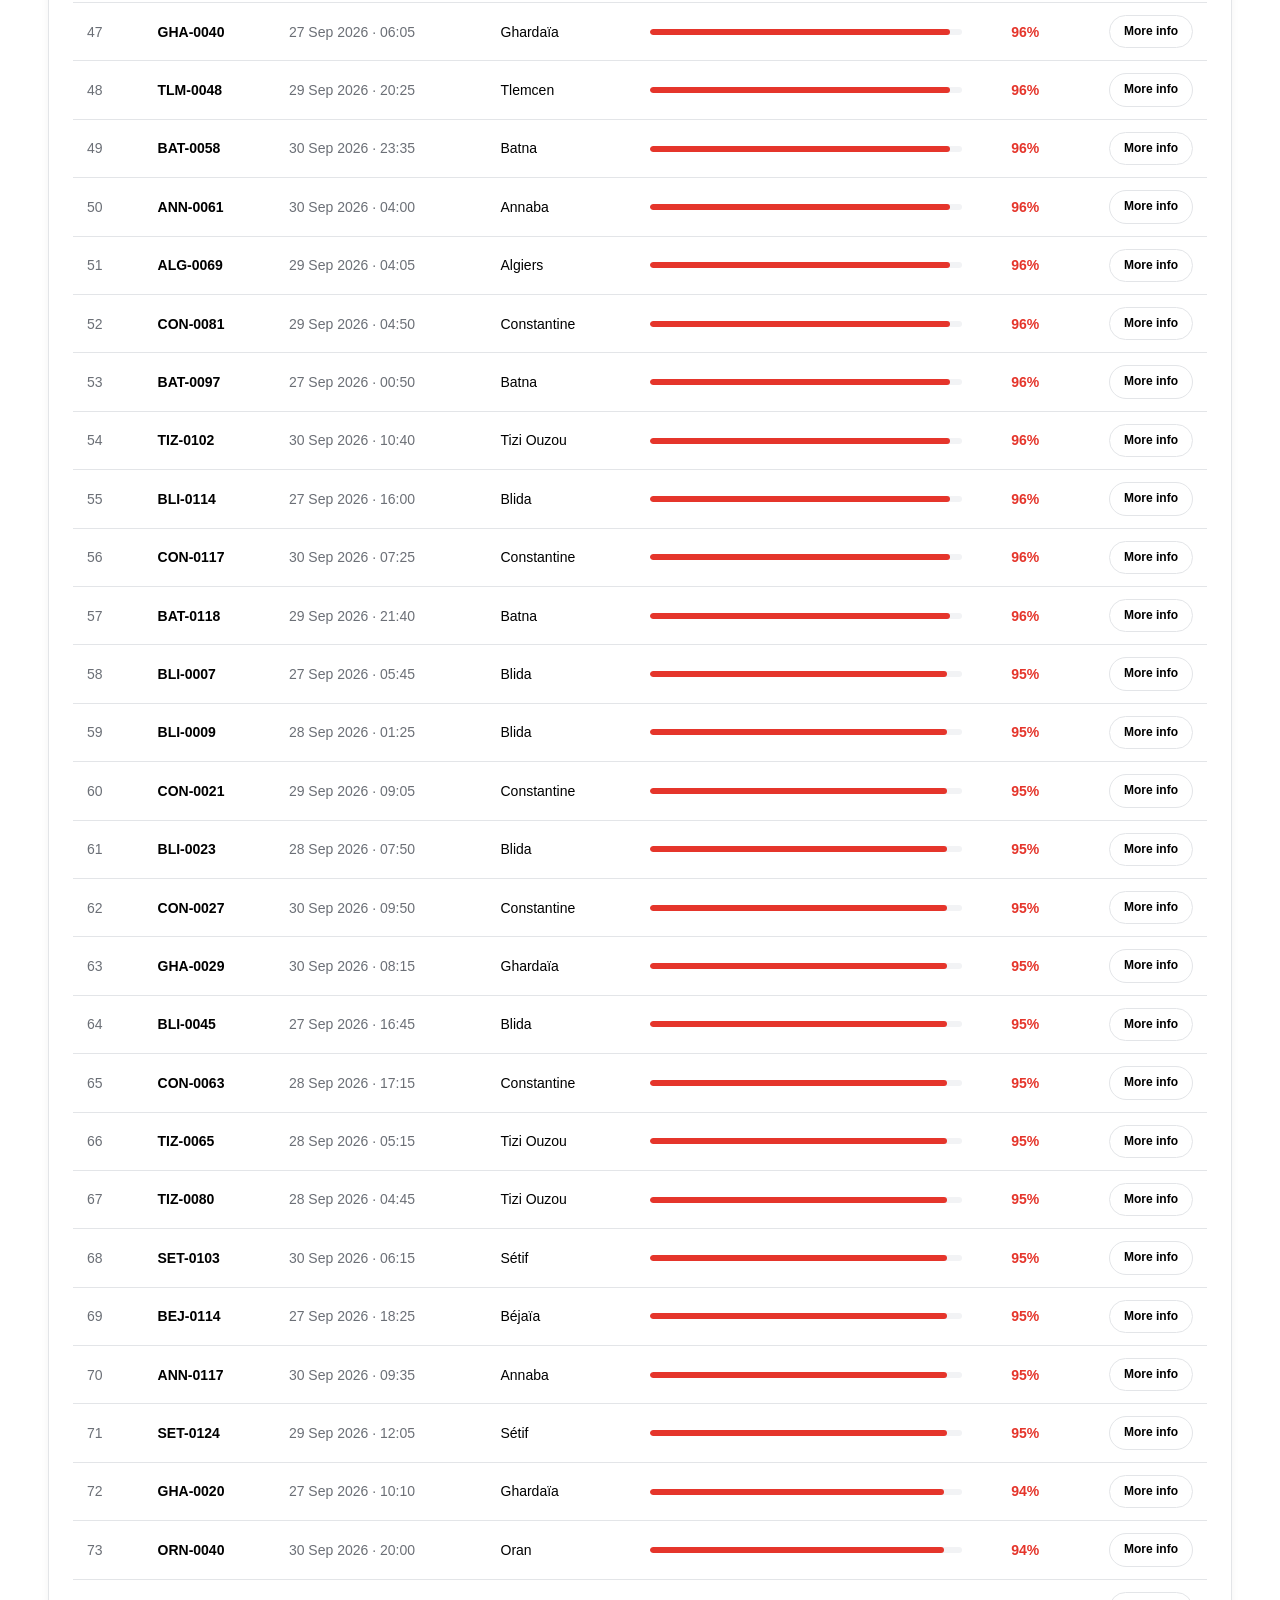
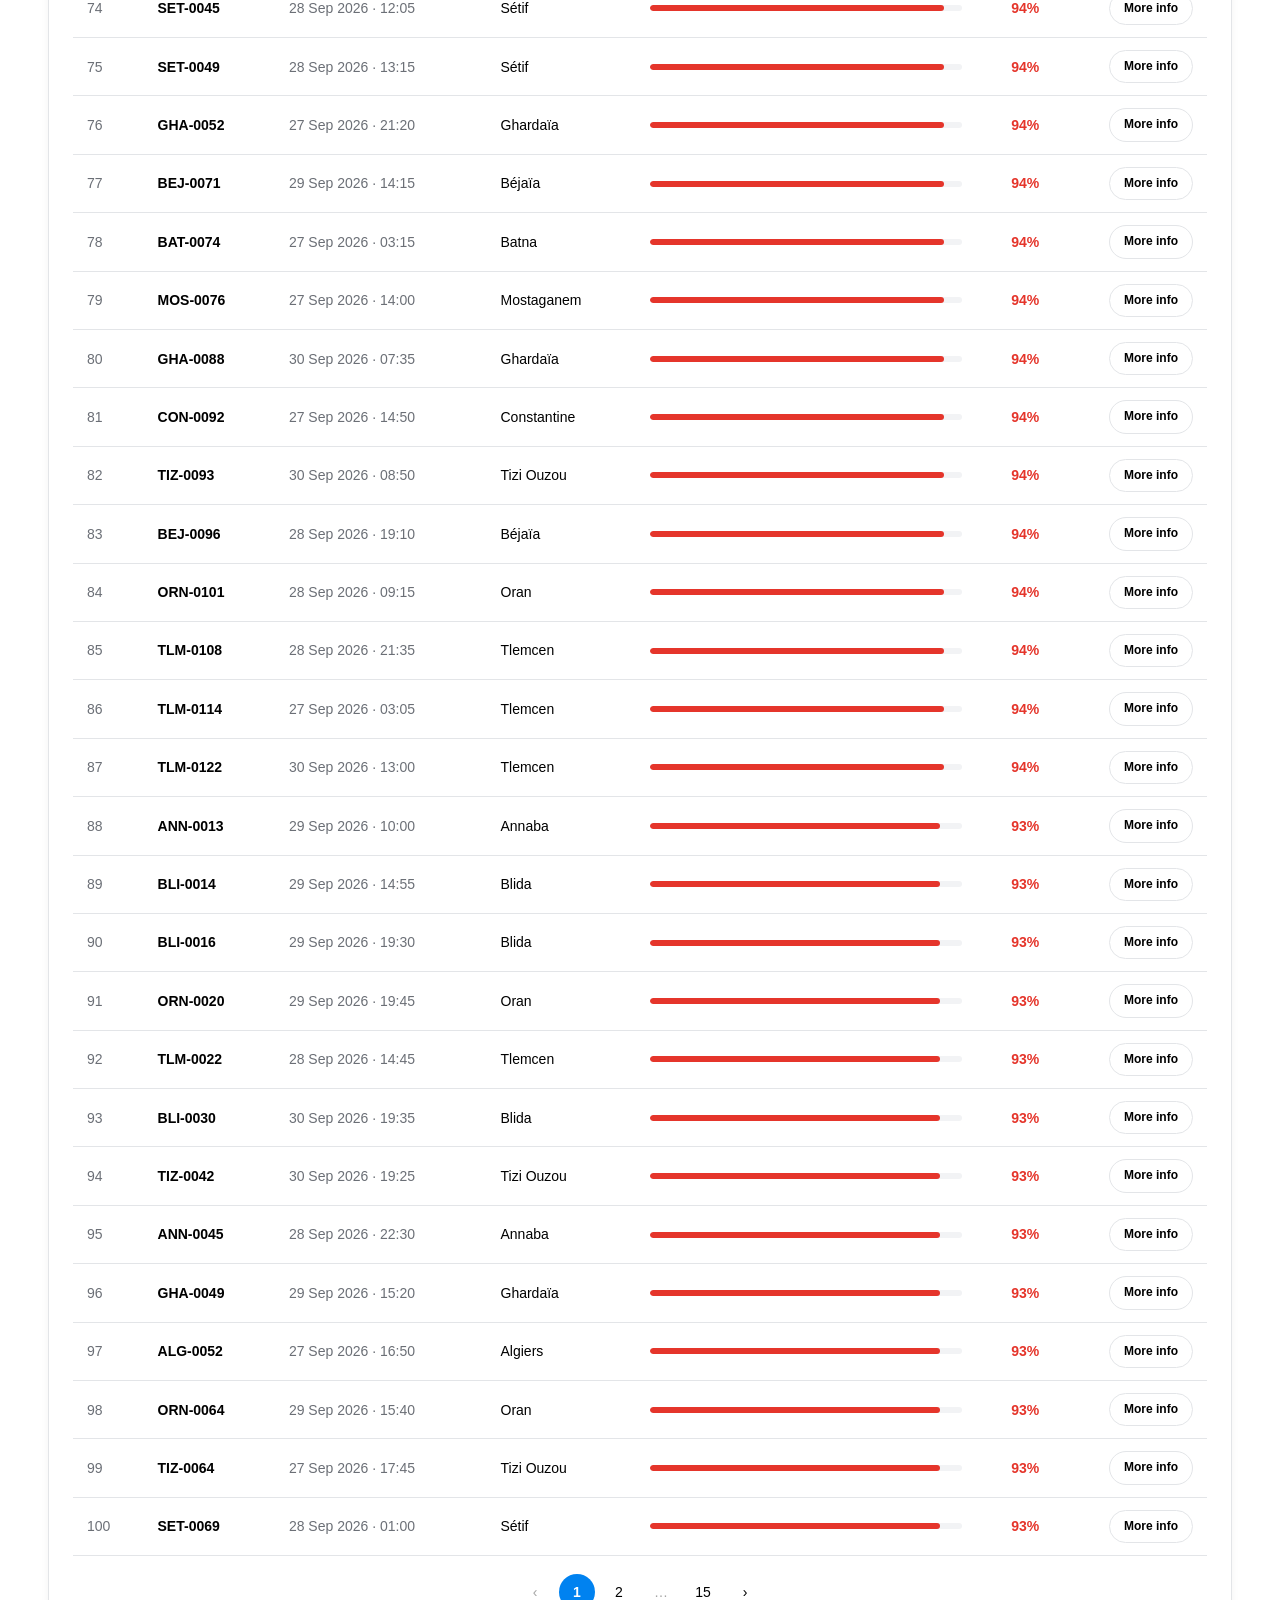
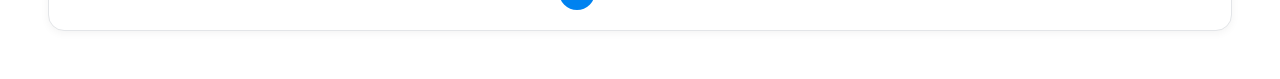
<file: sites.html>
<!DOCTYPE html>
<!--
  Ericsson network sites - list of all sites with filters
  Files used by this page: style.css (all the design, the logo picture is inside it)
  and script.js (all the behavior).
  Keep these files of the website in the same folder.
-->
<html lang="en">
<head>
  <meta charset="utf-8">
  <!-- Makes the page fit a phone screen. -->
  <meta name="viewport" content="width=device-width, initial-scale=1, viewport-fit=cover">
  <title>Ericsson · All sites</title>

  <!-- The design of every page. -->
  <link rel="stylesheet" href="style.css">
</head>

<!-- data-page tells script.js which page this is, so it runs only the code of this page. -->
<body data-page="sites">

  <!-- ===================== TOP BAR (black, same on every page) ===================== -->
  <header>

    <!-- Ericsson logo. The picture is drawn by style.css (the .logo rule), so the link only holds
         the word "Ericsson" for screen readers. A click goes back to the dashboard. -->
    <a class="logo" href="index.html" aria-label="Ericsson - back to the dashboard">Ericsson</a>

    <!-- Main links. The link of the current page has class="on" (white, bold, blue underline). -->
    <nav>
    <a href="index.html" data-nav="dash">Dashboard</a>
    <a href="sites.html" class="on" data-nav="sites">Sites</a>
    <a href="critical.html" data-nav="crit">Critical</a>
    </nav>

    <!-- Search bar: a click opens the search window (site ID, wilaya, date). script.js: openSearch() -->
    <button class="search" id="sbar" style="text-align:left;cursor:pointer">Search by date or site ID…</button>

    <!-- History page (all imports) and the Import data button (opens the import window). -->
    <a class="btn" href="history.html" id="histb">History</a>
    <button class="btn p" id="imp">Import data</button>
  </header>


  <!-- ===================== PAGE CONTENT: list of sites ===================== -->
  <main id="list">

    <!-- Title. script.js changes these 3 texts on the Critical page and for the sites of an import. -->
    <div>
      <div class="crumb" id="lc">Dashboard / All sites</div>
      <h1 id="lh">All sites</h1>
      <p class="sub" id="ls">Filter, sort and open any site to see its full details.</p>
    </div>

    <!-- FILTERS: site ID, wilaya, day, condition. They filter the table while you type or choose. -->
    <section class="card">
      <div class="filters">
        <label>Site ID
          <input id="fid" placeholder="e.g. ALG-0412">
        </label>

        <!-- The wilaya names are added by script.js. -->
        <label>Wilaya
          <select id="fw"><option value="">All wilayas</option></select>
        </label>

        <label>Day
          <input id="fd" type="date">
        </label>

        <!-- Condition = status of the site. The load limits are the project thresholds. -->
        <label>Condition
          <select id="fc">
            <option value="">All conditions</option>
            <option value="crit">Critical (80–100%)</option>
            <option value="med">Medium (50–80%)</option>
            <option value="good">Good (0–50%)</option>
            <option value="down">Not working</option>
          </select>
        </label>
      </div>

      <!-- Sort by load (high to low or low to high) and the Reset button. -->
      <div class="bar">
        <span class="mu" style="font-size:12px;font-weight:500">Sort by load</span>
        <div class="seg" id="sort">
          <button class="on" data-s="desc">High → Low</button>
          <button data-s="asc">Low → High</button>
        </div>
        <span class="sp"></span>
        <button class="btn" id="reset">Reset</button>
      </div>
    </section>

    <!-- THE LIST: 100 sites per page. Columns: # · site ID · last update · wilaya · load bar · % · More info.
         The rows (tbody) are written by script.js (render). -->
    <section class="card">
      <div class="head">
        <b style="font-size:16px" id="count"></b>   <!-- "1,500 sites" -->
        <span class="mu" id="range"></span>         <!-- "· showing 1–100" -->
      </div>

      <div class="tw">
        <table>
          <thead>
            <tr>
              <th>#</th>
              <th>SITE ID</th>
              <th>LAST UPDATE</th>
              <th>WILAYA</th>
              <th style="width:30%">LOAD</th>
              <th class="r">%</th>
              <th></th>
            </tr>
          </thead>
          <tbody id="rows"></tbody>
        </table>
      </div>

      <!-- Shown only when no site matches the filters. -->
      <div class="empty hidden" id="empty">No sites match these filters. Reset the filters to see all sites.</div>

      <!-- Page numbers (previous, 1, 2 … last, next). -->
      <div class="pg" id="pg"></div>
    </section>
  </main>

  <!-- ===================== POP-UP WINDOW ===================== -->
  <!-- Empty and hidden. script.js fills it with the Import window or the Search window. -->
  <div class="ov hidden" id="mod" role="dialog" aria-modal="true" aria-label="Window">
    <div class="modal" id="mbody"></div>
  </div>

  <!-- The behavior of every page. -->
  <script src="script.js"></script>
</body>
</html>
</file>
<file: style.css>
/* ============================================================
   ERICSSON NETWORK SITES - style.css
   One stylesheet for every page (index, sites, critical, site,
   history, import). Sections:
     1. Colors and theme
     2. Base reset, typography and utilities
     3. Header and navigation
     4. Buttons
     5. Page layout
     6. Cards
     7. Site availability card
     8. Charts: donut and columns
     9. Detail panels next to the charts
    10. Load bars, status colors and labels
    11. Filters and sorting
    12. Tables
    13. Pagination and empty state
    14. Site detail page
    15. Pop-up window (import and search)
    16. Small screens
   Status colors follow the rules of the project:
   0-50% green (good), 50-80% orange (medium), 80-100% red (critical),
   grey = site not working.
   ============================================================ */

/* ------------------------------------------------------------
   1. COLORS AND THEME
   ------------------------------------------------------------ */

/* :root holds the color variables used by every other rule, so a color
   is changed in one place. It also keeps content clear of phone bars. */
:root {
  box-sizing: border-box;
  padding-top: env(safe-area-inset-top, 0px);     /* space under the phone status bar */
  padding-bottom: env(safe-area-inset-bottom, 0px); /* space above the phone home bar */
  --bg: #fff;        /* page and card background */
  --s2: #f2f3f5;     /* light grey surface: inputs, tiles, rails */
  --bd: #e3e5e8;     /* thin borders and separator lines */
  --tx: #000;        /* main text */
  --mu: #6b6f76;     /* muted (gray) text */
  --blue: #0082f0;   /* Ericsson blue: primary buttons, active link, working sites */
  --crit: #e5352b;   /* critical, 80-100% load (red) */
  --med: #f59e0b;    /* medium, 50-80% load (orange) */
  --good: #12a150;   /* good, 0-50% load (green) */
  --down: #8a8f98;   /* site not working (grey) */
  --sh: 0 2px 8px rgba(0, 0, 0, .05); /* soft card shadow */
}



/* ------------------------------------------------------------
   2. BASE RESET, TYPOGRAPHY AND SMALL UTILITIES
   Rules that apply to every page.
   ------------------------------------------------------------ */
/* Every element: padding and border are counted inside its width, so boxes never overflow. */
*, *::before, *::after {
  box-sizing: inherit;
}

/* Root element: makes anchor jumps stop below the phone status bar. */
html {
  scroll-padding-top: env(safe-area-inset-top,0px);
}

/* Page background, text color and the default font (Inter, then system fonts). */
body {
  margin: 0;
  background: var(--bg);
  color: var(--tx);
  font: 14px/1.45 Inter,"Helvetica Neue",Arial,sans-serif;
}

/* Form controls copy the page font and text color instead of the browser defaults. */
button, input, select {
  font: inherit;
  color: inherit;
}

/* All buttons show the pointer hand. */
button {
  cursor: pointer;
}

/* Blue outline when you reach an element with the keyboard (accessibility). */
:focus-visible {
  outline: 2px solid var(--blue);
  outline-offset: 2px;
}

/* Big page title (Network sites overview, All sites ...). */
h1 {
  font-size: 32px;
  margin: 4px 0 6px;
}

/* Gray sentence under a page title or a card title. */
.sub {
  color: var(--mu);
  margin: 0;
}

/* Utility: muted (gray) text. */
.mu {
  color: var(--mu);
}

/* Utility: semi-bold text. */
.b {
  font-weight: 600;
}

/* Utility: right-aligned text, used for the % and button columns of tables. */
.r {
  text-align: right;
}

/* Utility: hides an element completely (used on the empty-state message and the pop-up window). */
.hidden {
  display: none;
}


/* ------------------------------------------------------------
   3. HEADER AND NAVIGATION
   Top bar that is the same on every page: logo, nav links, search, History, Import.
   ------------------------------------------------------------ */
/* The top bar: one row, wraps on small screens, thin line underneath. */
header {
  display: flex;
  align-items: center;
  gap: 28px;
  padding: 18px 48px;
  border-bottom: 1px solid var(--bd);
  flex-wrap: wrap;
}

/* Ericsson logo in the top bar. It is a link (back to the dashboard).
   The logo picture is built into this file (variable --logo-img, section 19 at the end),
   so the website does not need any other file or folder to show it.
   The link holds the word "Ericsson" for screen readers; it is moved out of sight and
   the picture is drawn as the background of the link. */
.logo {
  display: block;
  width: 125px;
  height: 28px;
  background: var(--logo-img) no-repeat left center / contain;
  font-size: 0;      /* the word "Ericsson" is not shown */
  line-height: 0;
  overflow: hidden;
}

/* The logo link keeps the text color and has no underline. */
a.logo {
  color: inherit;
  text-decoration: none;
}

/* Group of nav links, takes the free space so the search sits to the right. */
nav {
  display: flex;
  gap: 26px;
  flex: 1;
}

/* One nav link (Dashboard, Sites, Critical): gray with a transparent underline. */
nav a {
  color: var(--mu);
  text-decoration: none;
  font-weight: 500;
  padding: 4px 0;
  border-bottom: 2px solid transparent;
}

/* The link of the page you are on: black, bold, blue underline. */
nav a.on {
  color: var(--tx);
  font-weight: 600;
  border-color: var(--blue);
}

/* The search bar in the top bar (a button that opens the search window). */
.search {
  background: var(--s2);
  border: 1px solid var(--bd);
  border-radius: 999px;
  padding: 10px 16px;
  width: 280px;
  color: var(--mu);
  font-size: 13px;
}


/* ------------------------------------------------------------
   4. BUTTONS
   Pill-shaped buttons used everywhere.
   ------------------------------------------------------------ */
/* Standard outline button (History, Reset, Cancel, View all ...). */
.btn {
  border-radius: 999px;
  padding: 10px 20px;
  font-weight: 600;
  font-size: 13px;
  border: 1px solid var(--bd);
  background: transparent;
}

/* Primary button: filled Ericsson blue with white text (Import data, Search ...). */
.btn.p {
  background: var(--blue);
  border-color: var(--blue);
  color: #fff;
}

/* A disabled button looks faded. */
.btn:disabled {
  opacity: .45;
  cursor: default;
}

/* Links that look like buttons: no underline, inherit the text color. */
a.btn, a.more, a.hv {
  display: inline-block;
  text-decoration: none;
  color: inherit;
}

/* A primary button that is a link keeps white text. */
a.btn.p {
  color: #fff;
}


/* ------------------------------------------------------------
   5. PAGE LAYOUT
   Containers that place the blocks of each page.
   ------------------------------------------------------------ */
/* Page content area: side padding and a vertical stack with 24px between blocks. */
main {
  padding: 32px 48px 48px;
  display: grid;
  grid-template-columns: minmax(0, 1fr); /* one column that may shrink: wide tables scroll inside their card instead of widening the page */
  gap: 24px;
}

/* Small breadcrumb line above a title ("Dashboard / All sites"). */
.crumb {
  color: var(--mu);
  font-size: 13px;
  font-weight: 500;
}

/* Title row of the dashboards: title on the left, availability card on the right. */
.trow {
  display: flex;
  gap: 32px;
  align-items: center;
  flex-wrap: wrap;
}

/* The title block of that row takes the remaining width. */
.trow>div:first-child {
  flex: 1;
  min-width: 260px;
}

/* Two cards side by side (top 10 critical and bottom 10 near empty). */
.two {
  display: grid;
  grid-template-columns: minmax(0, 1fr) minmax(0, 1fr);
  gap: 24px;
}

/* Row of buttons aligned to the right (pop-up window and page bottoms). */
.acts {
  display: flex;
  gap: 10px;
  justify-content: flex-end;
  flex-wrap: wrap;
}


/* ------------------------------------------------------------
   6. CARDS
   White rounded boxes that hold each block of content.
   ------------------------------------------------------------ */
/* The card: white background, light border, rounded corners, soft shadow. */
.card {
  background: var(--bg);
  border: 1px solid var(--bd);
  border-radius: 16px;
  box-shadow: var(--sh);
  padding: 20px 24px;
}

/* The two chart cards (sites by status, top 5 wilayas) are a little roomier. */
#dss, #dww {
  padding: 24px;
}

/* Space between the chart-card title and its gray subtitle. */
#dss .sub, #dww .sub {
  margin-top: 4px;
}


/* ------------------------------------------------------------
   7. SITE AVAILABILITY CARD
   Total / working / not working numbers and the blue-grey bar.
   ------------------------------------------------------------ */
/* The small card placed next to the page title (fixed width on desktop). */
.av2 {
  width: 520px;
  max-width: 100%;
  padding: 16px 20px;
}

/* Row that holds the three numbers. */
.av {
  display: flex;
  flex-wrap: wrap;
  gap: 16px 0;
}

/* One number block with a thin separator on its left. */
.av>div {
  flex: 1;
  min-width: 150px;
  padding: 0 20px;
  border-left: 1px solid var(--bd);
}

/* The first block has no separator and no left padding. */
.av>div:first-child {
  border: 0;
  padding-left: 0;
}

/* The big number (1,500 / 1,248 / 252). */
.av b {
  font-size: 28px;
  display: block;
}

/* The horizontal bar: blue part = working sites, grey part = not working. */
.stack {
  display: flex;
  height: 10px;
  border-radius: 5px;
  overflow: hidden;
  background: var(--s2);
  margin-top: 16px;
}


/* ------------------------------------------------------------
   8. CHARTS: DONUT AND COLUMNS
   Used by Sites by status and Top 5 wilayas.
   ------------------------------------------------------------ */
/* One chart row: donut, columns and detail panel side by side. */
.cc {
  display: flex;
  gap: 40px;
  align-items: center;
  flex-wrap: wrap;
  margin-top: 20px;
}

/* The donut box (180 x 180). The ring itself is an SVG drawn by script.js. */
.dn {
  position: relative;
  width: 180px;
  height: 180px;
}

/* Number in the middle of the donut. */
.dn span {
  position: absolute;
  inset: 0;
  display: grid;
  place-content: center;
  text-align: center;
  font-size: 28px;
  font-weight: 700;
  line-height: 1.2;
}

/* Small label under that number (sites, critical sites). */
.dn small {
  font-size: 12px;
  font-weight: 400;
  color: var(--mu);
}

/* Legend under the donut: one line per color with its percentage. */
.lg {
  display: grid;
  gap: 8px;
  font-size: 13px;
  margin-top: 16px;
}

/* The round color dot of a legend line. */
.lg i {
  display: inline-block;
  width: 10px;
  height: 10px;
  border-radius: 50%;
  margin-right: 8px;
}

/* The column chart: bars sit on one baseline and are centered. */
.cols {
  display: flex;
  align-items: flex-end;
  justify-content: center;
  gap: 28px;
  height: auto;
  min-width: 0;
}

/* Inside a chart row the column chart keeps a fixed 360px width. */
.cc .cols {
  flex: none;
  width: 360px;
  max-width: 100%;
}

/* One column: value on top, bar, then its label. */
.cols div {
  flex: none;
  display: flex;
  flex-direction: column;
  align-items: center;
  gap: 8px;
  height: auto;
  font-size: 12px;
  color: var(--mu);
  text-align: center;
}

/* The number above a bar. */
.cols b {
  color: var(--tx);
  font-size: 16px;
}

/* The bar. Width comes from the --bw variable set by script.js; rounded top. */
.cols i {
  display: block;
  width: var(--bw,56px);
  max-width: none;
  border-radius: 8px 8px 0 0;
}


/* ------------------------------------------------------------
   9. DETAIL PANELS NEXT TO THE CHARTS
   Breakdown tiles and the wilaya table on the right of each chart.
   ------------------------------------------------------------ */
/* The panel: separated from the chart by a thin left line. */
.dp {
  flex: 1;
  min-width: 280px;
  border-left: 1px solid var(--bd);
  padding-left: 40px;
  display: grid;
  gap: 12px;
  align-content: start;
}

/* One breakdown tile (Critical / Medium / Good) on a light grey background. */
.tile {
  display: flex;
  align-items: center;
  gap: 14px;
  background: var(--s2);
  border-radius: 12px;
  padding: 12px 16px;
}

/* The colored vertical stripe at the start of a tile. */
.tile>i {
  width: 4px;
  height: 40px;
  border-radius: 2px;
  flex: none;
}

/* One row of the critical-rate-per-wilaya table (4 columns). */
.rw {
  display: grid;
  grid-template-columns: 1.2fr .7fr .9fr 1.2fr;
  gap: 12px;
  align-items: center;
  padding: 10px 0;
  border-top: 1px solid var(--bd);
  font-size: 13px;
}

/* The header row of that table: no line, small gray text. */
.rw.h {
  border: 0;
  font-size: 11px;
  color: var(--mu);
  padding: 0;
}


/* ------------------------------------------------------------
   10. LOAD BARS, STATUS COLORS AND LABELS
   The colors that carry the meaning: red = critical, orange = medium, green = good, grey = not working.
   ------------------------------------------------------------ */
/* The grey rail behind a load bar. */
.track {
  height: 6px;
  border-radius: 3px;
  background: var(--s2);
  overflow: hidden;
  width: 100%;
  min-width: 140px;
}

/* The colored part of a load bar (its width is the load %). */
.track i {
  display: block;
  height: 100%;
  border-radius: 3px;
}

/* Text color: critical (red). */
.c-crit {
  color: var(--crit);
}

/* Text color: medium (orange). */
.c-med {
  color: var(--med);
}

/* Text color: good (green). */
.c-good {
  color: var(--good);
}

/* Text color: not working (grey). */
.c-down {
  color: var(--down);
}

/* Rounded label (Successful, Failed, Critical ...). Its color is set inline. */
.pill {
  border-radius: 999px;
  padding: 5px 12px;
  font-size: 12px;
  font-weight: 600;
  color: #fff;
}


/* ------------------------------------------------------------
   11. FILTERS AND SORTING (sites pages)
   The card above the list of sites.
   ------------------------------------------------------------ */
/* Four fields in a row (site ID, wilaya, day, condition). */
.filters {
  display: grid;
  grid-template-columns: repeat(4,1fr);
  gap: 16px;
}

/* A field label with its input underneath. */
label {
  display: grid;
  gap: 8px;
  font-size: 12px;
  font-weight: 500;
  color: var(--mu);
}

/* Text boxes and drop-downs: grey fill, thin border, rounded. */
input, select {
  background: var(--s2);
  border: 1px solid var(--bd);
  border-radius: 10px;
  padding: 11px 14px;
  font-size: 13px;
  width: 100%;
}

/* Row under the fields: sort switch, free space, Reset button. */
.bar {
  display: flex;
  align-items: center;
  gap: 12px;
  margin-top: 16px;
  flex-wrap: wrap;
}

/* Flexible spacer that pushes Reset to the right. */
.bar .sp {
  flex: 1;
}

/* Segmented switch (High → Low / Low → High): rounded grey track. */
.seg {
  display: flex;
  background: var(--s2);
  border-radius: 999px;
  padding: 4px;
  gap: 4px;
}

/* One option of the switch. */
.seg button {
  border: 0;
  background: transparent;
  border-radius: 999px;
  padding: 8px 16px;
  font-size: 12px;
  font-weight: 600;
  color: var(--mu);
}

/* The selected option: white with a small shadow. */
.seg button.on {
  background: var(--bg);
  color: var(--tx);
  box-shadow: 0 1px 3px rgba(0,0,0,.15);
}


/* ------------------------------------------------------------
   12. TABLES (sites list, top 10 lists, history)
   ------------------------------------------------------------ */
/* Line above a table: the count and the 'showing 1–100' text. */
.head {
  display: flex;
  align-items: baseline;
  gap: 10px;
  padding-bottom: 14px;
}

/* Wrapper that lets a wide table scroll sideways on small screens. */
.tw {
  overflow-x: auto;
}

/* The table itself: full width, no gaps between cells. */
table {
  border-collapse: collapse;
  width: 100%;
  min-width: 820px;
}

/* Column header cell: small gray text on a light grey background. */
th {
  text-align: left;
  font-size: 11px;
  font-weight: 500;
  color: var(--mu);
  background: var(--s2);
  padding: 10px 14px;
}

/* Rounded left corner of the header. */
th:first-child {
  border-radius: 8px 0 0 8px;
}

/* Rounded right corner of the header. */
th:last-child {
  border-radius: 0 8px 8px 0;
}

/* Normal cell: padding and a thin line below. */
td {
  padding: 12px 14px;
  border-bottom: 1px solid var(--bd);
}

/* The 'More info' button of a row. */
.more {
  border: 1px solid var(--bd);
  background: transparent;
  border-radius: 999px;
  padding: 7px 14px;
  font-size: 12px;
  font-weight: 600;
}

/* Light grey background when the mouse is over it. */
.more:hover {
  background: var(--s2);
}

/* The 'View details' button of the history table. */
.hv {
  border: 1px solid var(--bd);
  background: transparent;
  border-radius: 999px;
  padding: 7px 14px;
  font-size: 12px;
  font-weight: 600;
}

/* Light grey background when the mouse is over it. */
.hv:hover {
  background: var(--s2);
}


/* A site ID that is a link (top 10 and bottom 10 lists): bold text, blue and underlined on hover. */
a.sl {
  color: inherit;
  text-decoration: none;
  font-weight: 600;
}
a.sl:hover {
  color: var(--blue);
  text-decoration: underline;
}

/* A table row that opens the site when you click anywhere on it. */
tr.go {
  cursor: pointer;
}

/* Light grey background under the mouse, so you see the row is clickable. */
tr.go:hover td {
  background: var(--s2);
}

/* ------------------------------------------------------------
   13. PAGINATION AND EMPTY STATE
   ------------------------------------------------------------ */
/* Row of page numbers under the list (100 sites per page). */
.pg {
  display: flex;
  justify-content: center;
  gap: 6px;
  padding-top: 18px;
  flex-wrap: wrap;
}

/* One round page button. */
.pg button {
  width: 36px;
  height: 36px;
  border-radius: 50%;
  border: 0;
  background: transparent;
  font-weight: 500;
}

/* The current page: blue circle with white number. */
.pg button.on {
  background: var(--blue);
  color: #fff;
  font-weight: 600;
}

/* Previous / next button that cannot be used, and the '…' marks. */
.pg button:disabled {
  opacity: .35;
  cursor: default;
}

/* Message shown when no site matches the filters. */
.empty {
  padding: 32px;
  text-align: center;
  color: var(--mu);
}


/* ------------------------------------------------------------
   14. SITE DETAIL PAGE
   Fields, load summary, line graph and report.
   ------------------------------------------------------------ */
/* Grid of information tiles (4 columns). */
.grid {
  display: grid;
  grid-template-columns: repeat(4,1fr);
  gap: 16px;
}

/* One information tile: light grey, rounded. */
.k {
  background: var(--s2);
  border-radius: 12px;
  padding: 14px 16px;
}

/* Name of the field (NE type, End time ...). */
.k small {
  display: block;
  color: var(--mu);
  font-size: 12px;
  margin-bottom: 4px;
}

/* Value of the field. */
.k b {
  font-size: 16px;
}

/* Text inside the load graph (dates and percentages). */
.gl text {
  font-size: 11px;
  fill: var(--mu);
}

/* Grid lines and dashed 50% / 80% lines of the load graph. */
.gl line {
  stroke-width: 1;
}


/* ------------------------------------------------------------
   15. POP-UP WINDOW (import and search)
   One window used for importing a file and for searching sites.
   ------------------------------------------------------------ */
/* Dark transparent layer that covers the page and holds the window near the top. */
.ov {
  position: fixed;
  inset: 0;
  background: rgba(0,0,0,.45);
  display: flex;
  align-items: flex-start;
  justify-content: center;
  padding: 12vh 16px;
  z-index: 10;
}

/* Closed state of that layer. */
.ov.hidden {
  display: none;
}

/* The white window itself. */
.modal {
  background: var(--bg);
  border: 1px solid var(--bd);
  border-radius: 16px;
  width: 440px;
  max-width: 100%;
  padding: 24px;
  box-shadow: 0 12px 40px rgba(0,0,0,.25);
  display: grid;
  gap: 14px;
}

/* Window title. */
.modal h2 {
  margin: 0;
  font-size: 20px;
}

/* Window text (gray). */
.modal p {
  margin: 0;
  color: var(--mu);
}

/* The dashed 'Select a file' zone. */
.drop {
  position: relative;
  display: grid;
  gap: 4px;
  justify-items: center;
  border: 1.5px dashed var(--bd);
  border-radius: 12px;
  padding: 28px;
  cursor: pointer;
  text-align: center;
  background: var(--s2);
}

/* The real file input is hidden but still reachable with the keyboard. */
.drop input {
  position: absolute;
  opacity: 0;
  width: 1px;
  height: 1px;
}

/* Blue outline on the zone when the file input has focus. */
.drop:focus-within {
  outline: 2px solid var(--blue);
}

/* Round icon of the result screens (green check or red exclamation mark). */
.ic {
  width: 48px;
  height: 48px;
  border-radius: 50%;
  display: grid;
  place-items: center;
  color: #fff;
  font-size: 22px;
  font-weight: 700;
}


/* ------------------------------------------------------------
   16. SMALL SCREENS (tablets and phones, up to 900px wide)
   ------------------------------------------------------------ */
@media (max-width: 900px) {
  /* less side padding on the top bar and the pages */
  header, main {
    padding-left: 20px;
    padding-right: 20px;
  }
  /* filters and info tiles go from 4 columns to 2 */
  .filters, .grid {
    grid-template-columns: 1fr 1fr;
  }
  /* the search bar takes the full width */
  .search {
    width: 100%;
  }
  /* the two top-10 cards are stacked */
  .two {
    grid-template-columns: minmax(0, 1fr);
  }
  /* the detail panel goes under the chart, without the left line */
  .dp {
    border-left: 0;
    padding-left: 0;
  }
}

/* ------------------------------------------------------------
   17. PHONES (up to 600px wide)
   Same page, tighter: smaller paddings, a two-row top bar,
   charts stacked, wide tables scroll inside their card.
   ------------------------------------------------------------ */
@media (max-width: 600px) {
  /* Top bar: logo and buttons on the first row, links, then the search bar. */
  header {
    padding: 14px 16px;
    gap: 12px 10px;
  }
  .logo {
    order: 1;
    flex: 1 1 auto;      /* takes the free space so the buttons sit on the right */
    max-width: 98px;     /* smaller logo on phones (22px tall) */
    height: 22px;
    background-position: left center;
  }
  header > .btn {
    order: 2;
    padding: 8px 14px;
  }
  nav {
    order: 3;
    flex: 0 0 100%;
    gap: 22px;
    overflow-x: auto;
  }
  .search {
    order: 4;
    flex: 0 0 100%;
  }

  /* Page area and titles. */
  main {
    padding: 20px 16px 32px;
    gap: 16px;
  }
  h1 {
    font-size: 26px;
  }
  .card {
    padding: 16px;
  }
  #dss, #dww {
    padding: 16px;
  }
  .trow {
    gap: 16px;
  }
  .trow > div:first-child {
    min-width: 0;
  }

  /* Availability card: the three numbers share the row, smaller. */
  .av2 {
    width: 100%;
  }
  .av > div {
    min-width: 0;
    padding: 0 10px;
  }
  .av b {
    font-size: 22px;
  }

  /* Chart rows: donut, columns and panel are stacked and use the full width. */
  .cc {
    gap: 24px;
  }
  .cc .cols {
    width: 100%;
    flex: 1 1 100%;
    gap: 12px;
  }
  .dp {
    flex: 1 1 100%;
    min-width: 0;
  }

  /* Filters become one column; the sort switch and Reset share the row. */
  .filters, .grid {
    grid-template-columns: 1fr 1fr;
  }
  .filters {
    grid-template-columns: 1fr;
  }
  .rw {
    gap: 6px;
    font-size: 12px;
  }

  /* Pop-up windows sit near the top, with less padding. */
  .ov {
    padding: 8vh 12px;
  }
  .modal {
    padding: 18px;
  }
}

/* ------------------------------------------------------------
   18. BLACK TOP BAR
   The top bar is black (Ericsson style). Inside it the color variables
   are set to white / grey values, so the logo, links, search bar and
   buttons are white / grey on black while the rest of the page is white.
   ------------------------------------------------------------ */

/* The black bar. The variables below only apply inside the bar. */
header {
  background: #000;
  color: #fff;
  border-bottom: 1px solid #26262a;
  --bg: #000;      /* bar background */
  --s2: #1a1a1d;   /* search bar fill */
  --bd: #2a2a2e;   /* borders of the search bar and outline buttons */
  --tx: #fff;      /* logo, active link, button text */
  --mu: #9a9aa2;   /* inactive links, search placeholder */
  --sh: none;
}

/* ------------------------------------------------------------
   19. LOGO PICTURE (built in)
   The white Ericsson logo (300 x 67 px, white on a transparent background) stored
   as text, so that no separate picture file is needed. It is used by the .logo rule in
   section 3. To change the logo, replace everything between url(" and ").
   ------------------------------------------------------------ */
:root {
  --logo-img: url("[data-uri]");
}
</file>
